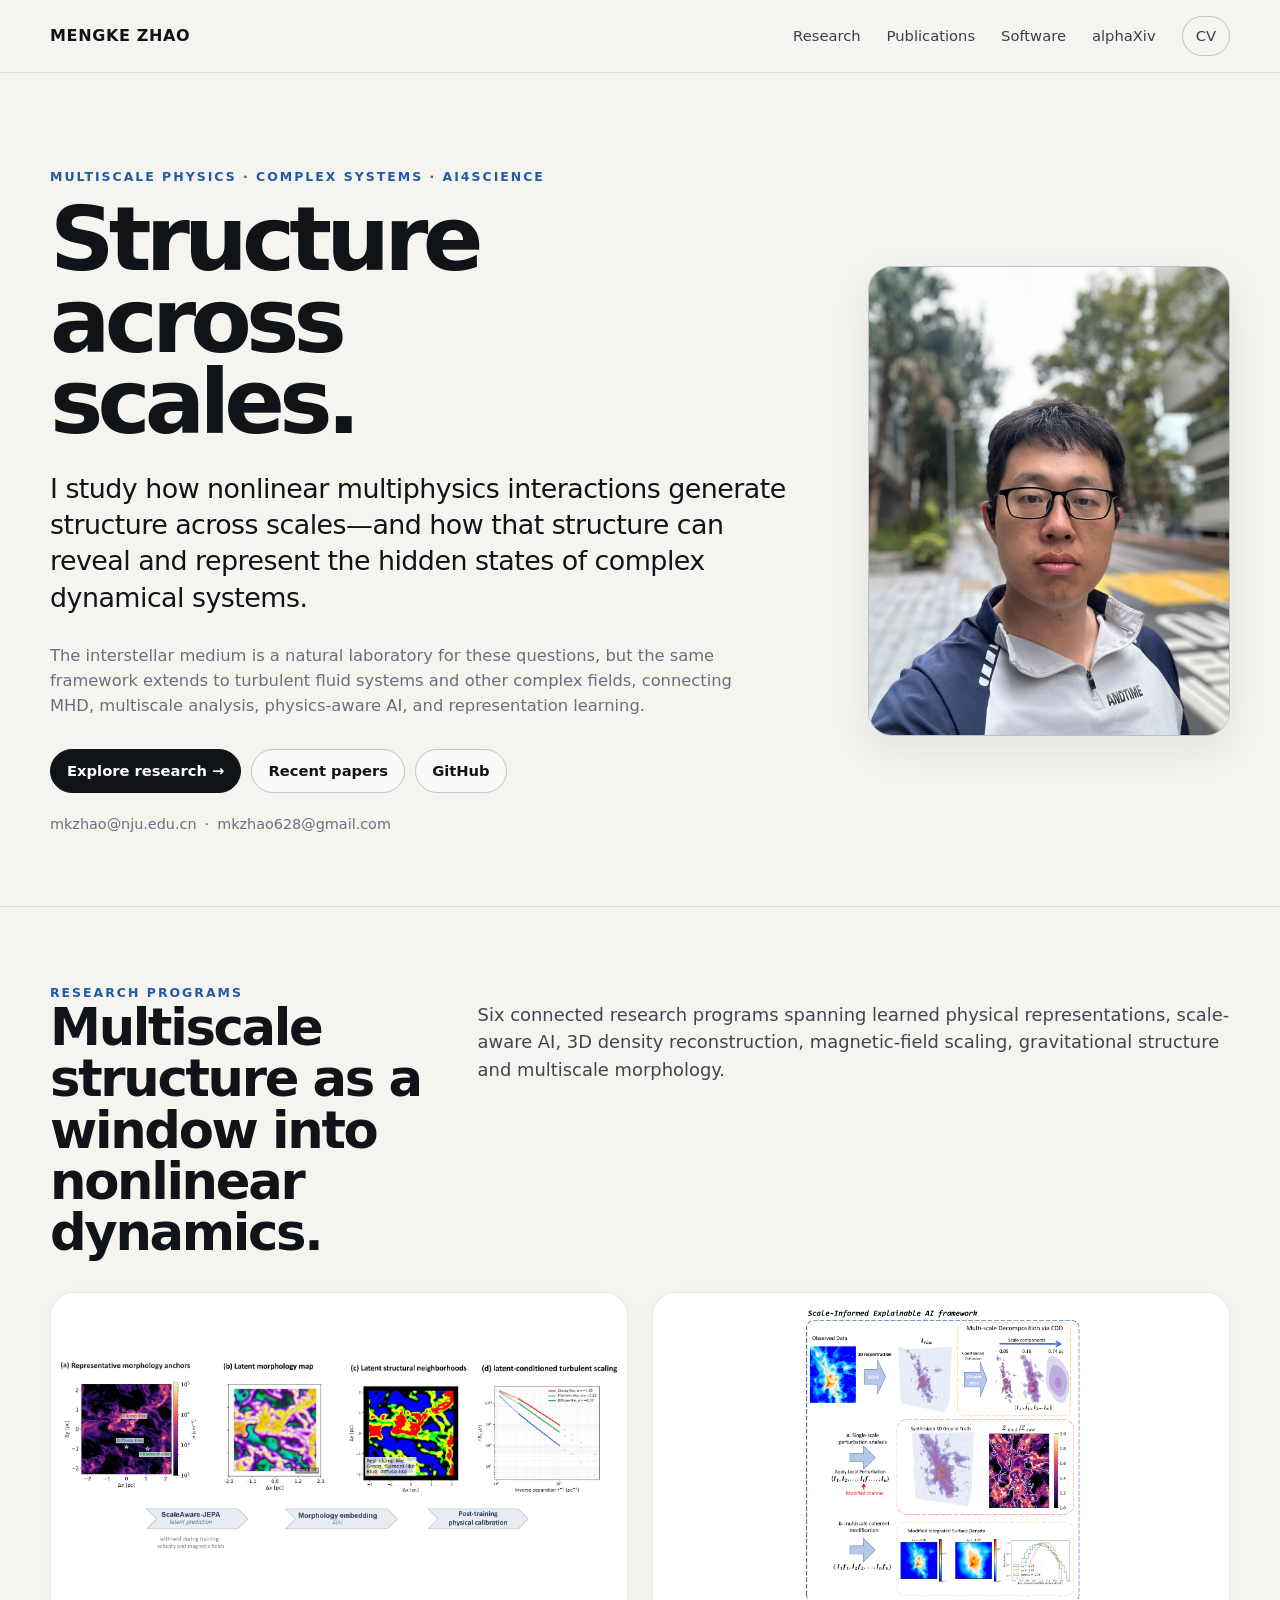
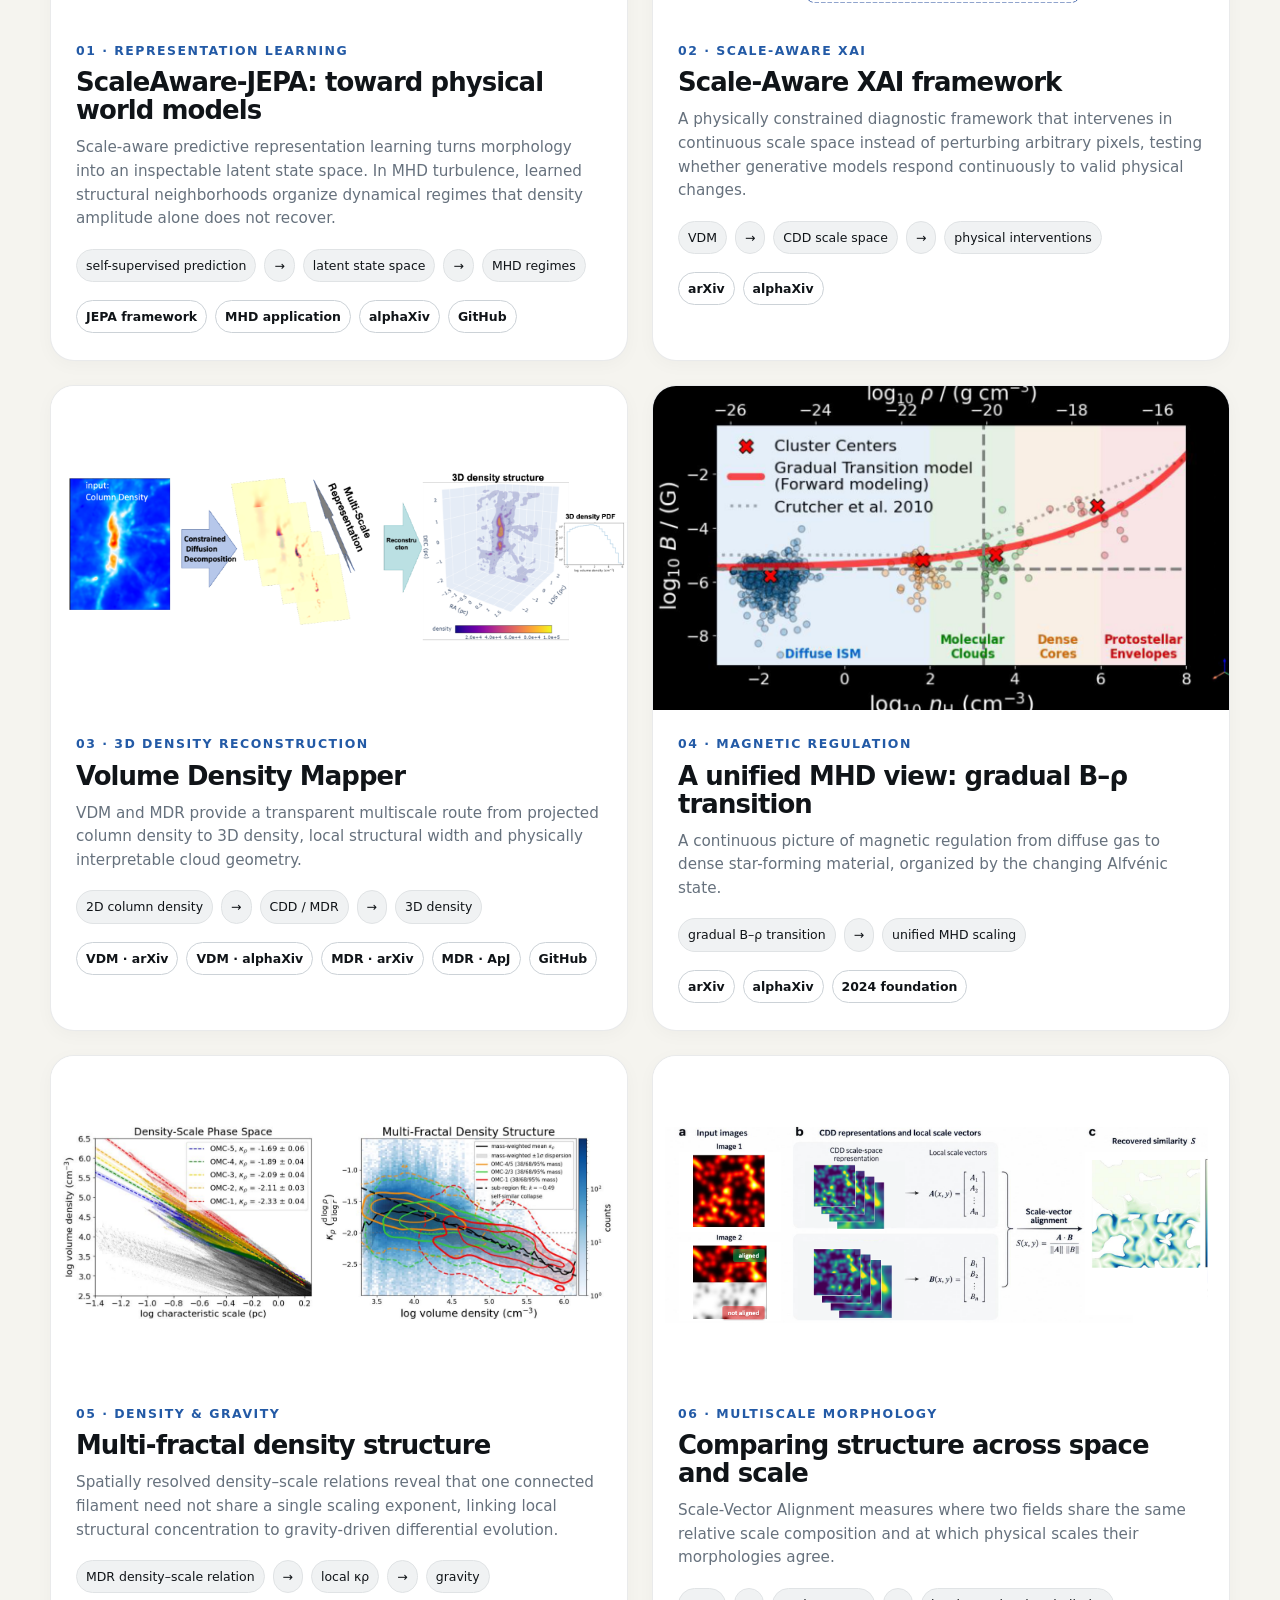
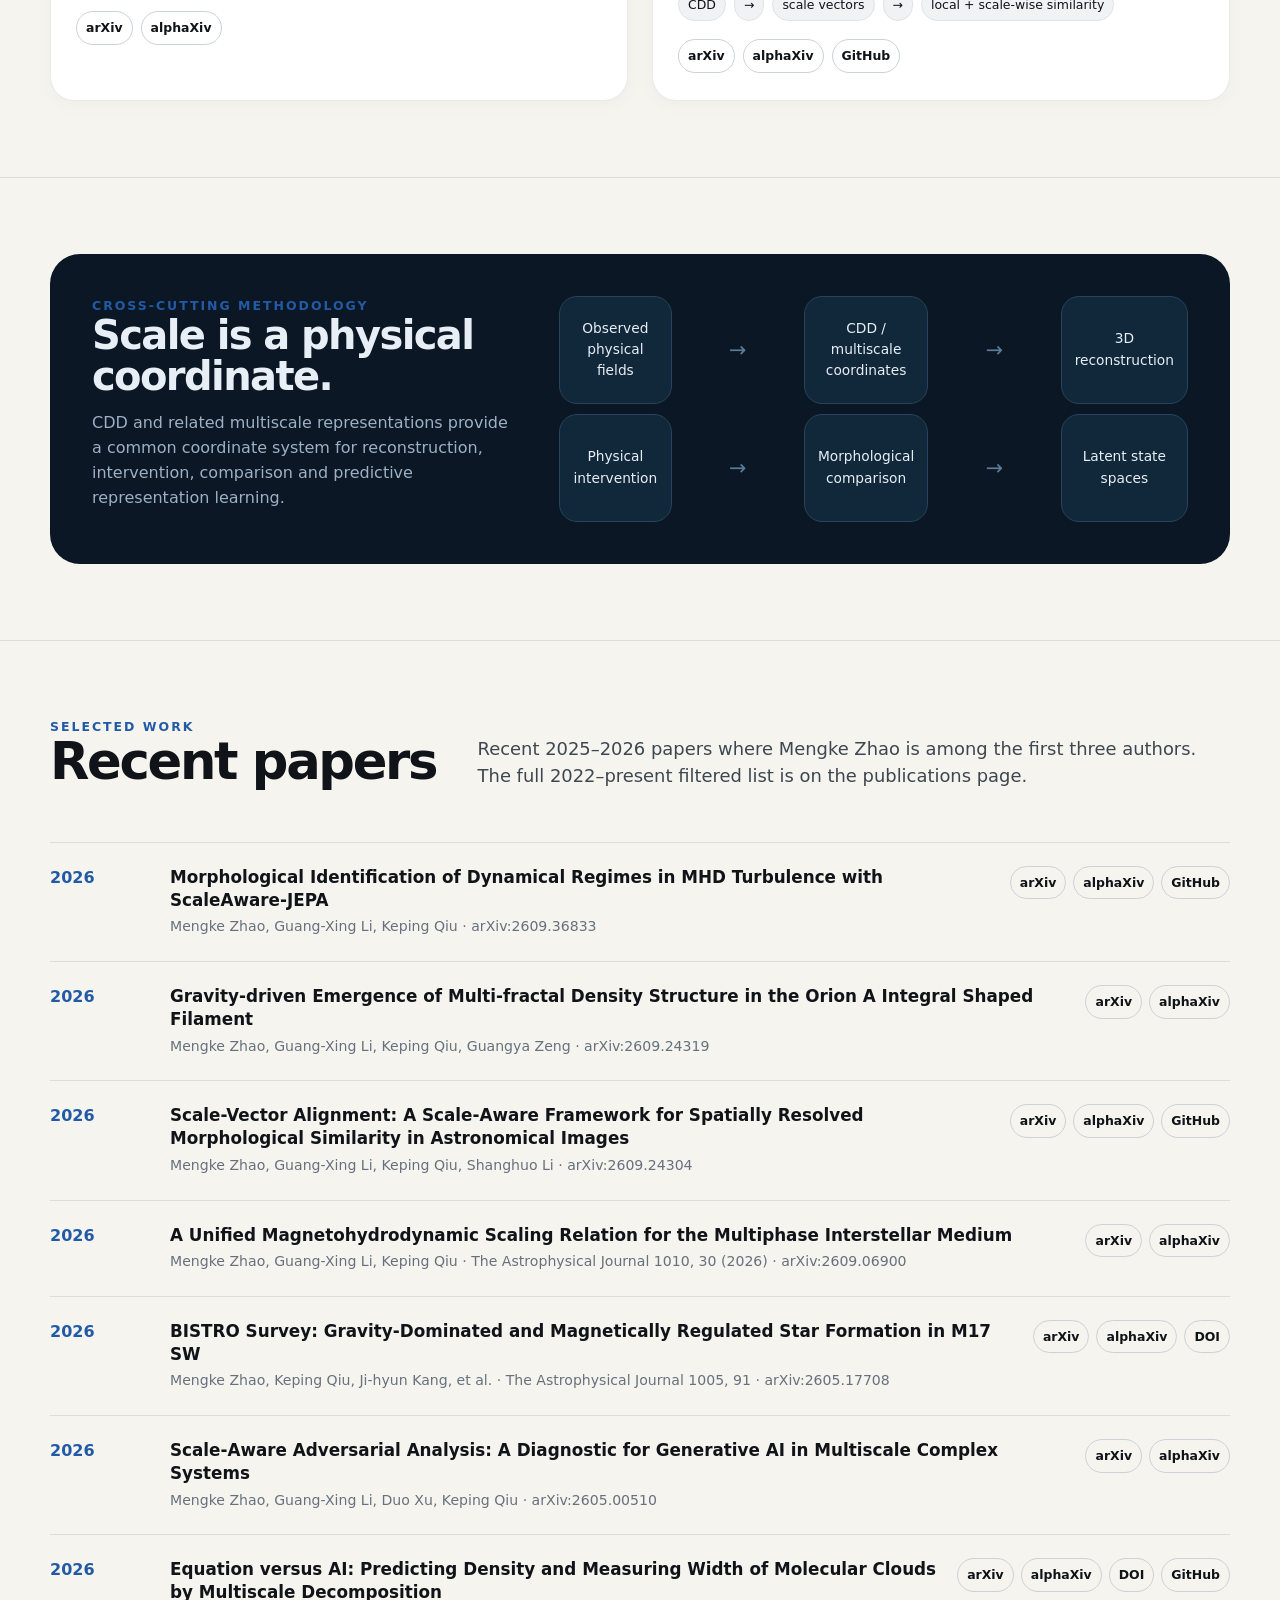
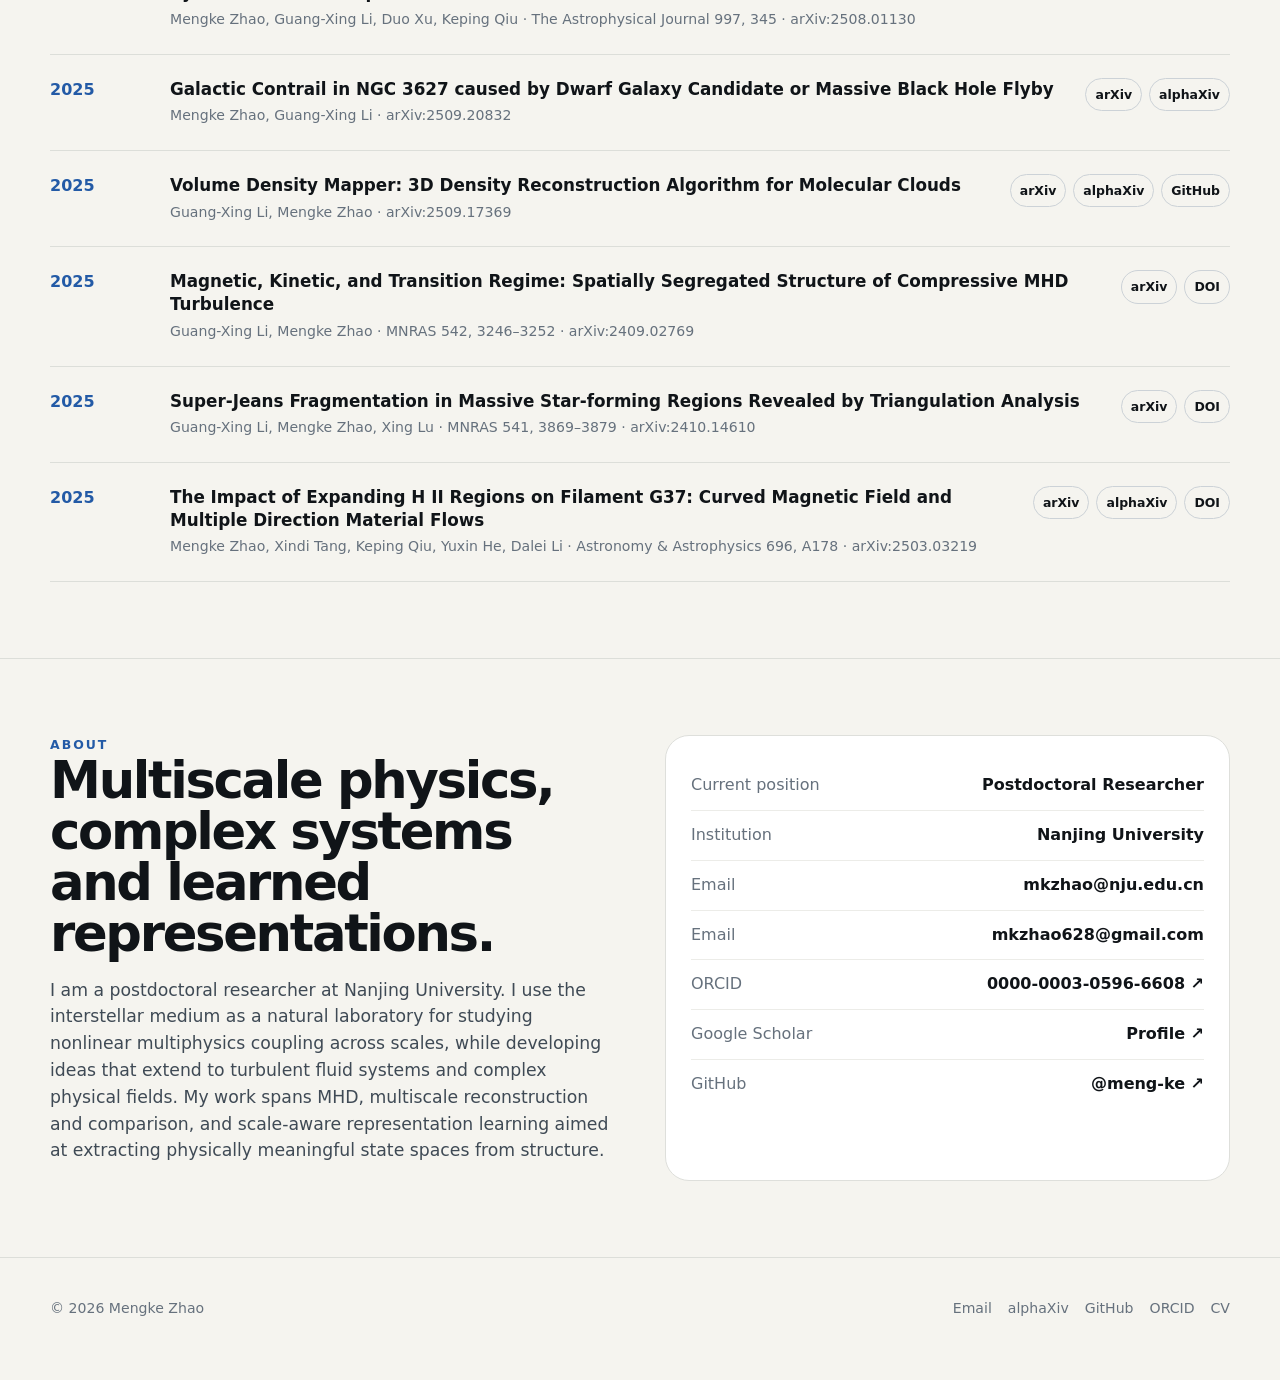
<file: index.html>
<!DOCTYPE html>

<html lang="en">
<head>
<meta charset="utf-8"/>
<meta content="width=device-width,initial-scale=1" name="viewport"/>
<meta content="Mengke Zhao — multiscale physics, nonlinear multiphysics coupling, complex systems, MHD and turbulent fluids, scale-aware AI4Science, and representation learning." name="description"/>
<title>Mengke Zhao — Multiscale Physics, Complex Systems &amp; AI4Science</title>
<link href="assets/css/site.css" rel="stylesheet"/>
</head>
<body>
<header class="site-header"><div class="wrap nav"><a class="brand" href="index.html">MENGKE ZHAO</a><a href="research.html">Research</a><a href="publications.html">Publications</a><a href="software.html">Software</a><a href="https://www.alphaxiv.org/zh/@mengke-zhao" target="_blank">alphaXiv</a><a class="pill" href="assets/cv/Mengke_Zhao_CV.pdf">CV</a></div></header>
<main>
<section class="hero">
<div class="wrap hero-grid hero-with-portrait">
<div>
<div class="eyebrow">Multiscale Physics · Complex Systems · AI4Science</div>
<h1>Structure<br/>across<br/>scales.</h1>
<p class="lead">I study how nonlinear multiphysics interactions generate structure across scales—and how that structure can reveal and represent the hidden states of complex dynamical systems.</p>
<p class="sub">The interstellar medium is a natural laboratory for these questions, but the same framework extends to turbulent fluid systems and other complex fields, connecting MHD, multiscale analysis, physics-aware AI, and representation learning.</p>
<div class="actions"><a class="btn primary" href="research.html">Explore research →</a><a class="btn" href="publications.html">Recent papers</a><a class="btn" href="https://github.com/meng-ke" target="_blank">GitHub</a></div>
<div class="hero-contact"><a href="mailto:mkzhao@nju.edu.cn">mkzhao@nju.edu.cn</a><span>·</span><a href="mailto:mkzhao628@gmail.com">mkzhao628@gmail.com</a></div>
</div>
<div aria-label="Mengke Zhao portrait" class="portrait-slot portrait-hero"><img alt="Portrait of Mengke Zhao" class="portrait-photo" loading="eager" onerror="this.style.display='none'" onload="this.nextElementSibling.style.display='none'" src="assets/images/mengke-zhao.jpg"/><div class="portrait-fallback"><div class="portrait-initials">MZ</div><strong>Portrait placeholder</strong><span>Add assets/images/mengke-zhao.jpg</span></div></div>
</div>
</section>
<section class="section" id="research"><div class="wrap">
<div class="section-head"><div><div class="eyebrow">Research programs</div><h2>Multiscale structure as a window into nonlinear dynamics.</h2></div><p class="section-intro">Six connected research programs spanning learned physical representations, scale-aware AI, 3D density reconstruction, magnetic-field scaling, gravitational structure and multiscale morphology.</p></div>
<div class="program-grid program-grid-six">
<article class="program"><div class="program-media figure-contain"><img alt="ScaleAware-JEPA latent morphology atlas and its relation to MHD dynamical regimes" decoding="async" loading="lazy" src="assets/images/papers/scaleaware-jepa-mhd-fig1.png"/></div><div class="program-body"><div class="num">01 · REPRESENTATION LEARNING</div><h3>ScaleAware-JEPA: toward physical world models</h3><p>Scale-aware predictive representation learning turns morphology into an inspectable latent state space. In MHD turbulence, learned structural neighborhoods organize dynamical regimes that density amplitude alone does not recover.</p><div class="flow"><span>self-supervised prediction</span><span>→</span><span>latent state space</span><span>→</span><span>MHD regimes</span></div><div class="linkrow"><a class="mini" href="https://arxiv.org/abs/2606.29723" target="_blank">JEPA framework</a><a class="mini" href="https://arxiv.org/abs/2609.36833" target="_blank">MHD application</a><a class="mini" href="https://www.alphaxiv.org/abs/2609.36833" target="_blank">alphaXiv</a><a class="mini" href="https://github.com/gxli/SA-JEPA" target="_blank">GitHub</a></div></div></article><article class="program"><div class="program-media figure-contain"><img alt="Scale-Aware XAI framework using VDM, constrained diffusion and physically controlled interventions" decoding="async" loading="lazy" src="assets/images/papers/scale-aware-xai-fig1.png"/></div><div class="program-body"><div class="num">02 · SCALE-AWARE XAI</div><h3>Scale-Aware XAI framework</h3><p>A physically constrained diagnostic framework that intervenes in continuous scale space instead of perturbing arbitrary pixels, testing whether generative models respond continuously to valid physical changes.</p><div class="flow"><span>VDM</span><span>→</span><span>CDD scale space</span><span>→</span><span>physical interventions</span></div><div class="linkrow"><a class="mini" href="https://arxiv.org/abs/2605.00510" target="_blank">arXiv</a><a class="mini" href="https://www.alphaxiv.org/abs/2605.00510" target="_blank">alphaXiv</a></div></div></article><article class="program"><div class="program-media figure-contain vdm-workflow"><img alt="Volume Density Mapper Figure 1 workflow from column density through constrained diffusion to 3D density reconstruction" decoding="async" loading="lazy" src="assets/images/papers/volume-density-mapper-fig1.png"/></div><div class="program-body"><div class="num">03 · 3D DENSITY RECONSTRUCTION</div><h3>Volume Density Mapper</h3><p>VDM and MDR provide a transparent multiscale route from projected column density to 3D density, local structural width and physically interpretable cloud geometry.</p><div class="flow"><span>2D column density</span><span>→</span><span>CDD / MDR</span><span>→</span><span>3D density</span></div><div class="linkrow"><a class="mini" href="https://arxiv.org/abs/2509.17369" target="_blank">VDM · arXiv</a><a class="mini" href="https://www.alphaxiv.org/abs/2509.17369" target="_blank">VDM · alphaXiv</a><a class="mini" href="https://arxiv.org/abs/2508.01130" target="_blank">MDR · arXiv</a><a class="mini" href="https://doi.org/10.3847/1538-4357/ae3377" target="_blank">MDR · ApJ</a><a class="mini" href="https://github.com/gxli/volume-density-mapper" target="_blank">GitHub</a></div></div></article><article class="program"><div class="program-media crop-left-panel"><img alt="Unified MHD Figure 2a showing the sub-Alfvénic magnetic morphology in the MHD simulation" decoding="async" loading="lazy" src="assets/images/papers/unified-mhd-fig2a.png"/></div><div class="program-body"><div class="num">04 · MAGNETIC REGULATION</div><h3>A unified MHD view: gradual B–ρ transition</h3><p>A continuous picture of magnetic regulation from diffuse gas to dense star-forming material, organized by the changing Alfvénic state.</p><div class="flow"><span>gradual B–ρ transition</span><span>→</span><span>unified MHD scaling</span></div><div class="linkrow"><a class="mini" href="https://arxiv.org/abs/2609.06900" target="_blank">arXiv</a><a class="mini" href="https://www.alphaxiv.org/abs/2609.06900" target="_blank">alphaXiv</a><a class="mini" href="https://arxiv.org/abs/2409.02786" target="_blank">2024 foundation</a></div></div></article><article class="program"><div class="program-media figure-contain"><img alt="Figure 1 from the Orion A multi-fractal density-structure study" decoding="async" loading="lazy" src="assets/images/papers/multi-fractal-orion-a-fig1.png"/></div><div class="program-body"><div class="num">05 · DENSITY &amp; GRAVITY</div><h3>Multi-fractal density structure</h3><p>Spatially resolved density–scale relations reveal that one connected filament need not share a single scaling exponent, linking local structural concentration to gravity-driven differential evolution.</p><div class="flow"><span>MDR density–scale relation</span><span>→</span><span>local κρ</span><span>→</span><span>gravity</span></div><div class="linkrow"><a class="mini" href="https://arxiv.org/abs/2609.24319" target="_blank">arXiv</a><a class="mini" href="https://www.alphaxiv.org/abs/2609.24319" target="_blank">alphaXiv</a></div></div></article><article class="program"><div class="program-media figure-contain"><img alt="Scale-Vector Alignment Figure 1 showing CDD scale vectors and spatially resolved similarity" decoding="async" loading="lazy" src="assets/images/papers/scale-vector-alignment-fig1.png"/></div><div class="program-body"><div class="num">06 · MULTISCALE MORPHOLOGY</div><h3>Comparing structure across space and scale</h3><p>Scale-Vector Alignment measures where two fields share the same relative scale composition and at which physical scales their morphologies agree.</p><div class="flow"><span>CDD</span><span>→</span><span>scale vectors</span><span>→</span><span>local + scale-wise similarity</span></div><div class="linkrow"><a class="mini" href="https://arxiv.org/abs/2609.24304" target="_blank">arXiv</a><a class="mini" href="https://www.alphaxiv.org/abs/2609.24304" target="_blank">alphaXiv</a><a class="mini" href="https://github.com/meng-ke/Scale-Vector-Alignment" target="_blank">GitHub</a></div></div></article></div>
</div></section>
<section class="section"><div class="wrap"><div class="method-band"><div><div class="eyebrow">Cross-cutting methodology</div><h3>Scale is a physical coordinate.</h3><p>CDD and related multiscale representations provide a common coordinate system for reconstruction, intervention, comparison and predictive representation learning.</p></div><div class="method-map"><div class="method-node">Observed physical fields</div><div class="arrow">→</div><div class="method-node">CDD / multiscale coordinates</div><div class="arrow">→</div><div class="method-node">3D reconstruction</div><div class="method-node">Physical intervention</div><div class="arrow">→</div><div class="method-node">Morphological comparison</div><div class="arrow">→</div><div class="method-node">Latent state spaces</div></div></div></div></section>
<section class="section"><div class="wrap"><div class="section-head"><div><div class="eyebrow">Selected work</div><h2>Recent papers</h2></div><p class="section-intro">Recent 2025–2026 papers where Mengke Zhao is among the first three authors. The full 2022–present filtered list is on the publications page.</p></div><div class="pub-list">
<div class="pub"><div class="year">2026</div><div><div class="pub-title">Morphological Identification of Dynamical Regimes in MHD Turbulence with ScaleAware-JEPA</div><div class="pub-meta">Mengke Zhao, Guang-Xing Li, Keping Qiu · arXiv:2609.36833</div></div><div class="pub-links"><a class="mini" href="https://arxiv.org/abs/2609.36833" target="_blank">arXiv</a><a class="mini" href="https://www.alphaxiv.org/abs/2609.36833" target="_blank">alphaXiv</a><a class="mini" href="https://github.com/gxli/SA-JEPA" target="_blank">GitHub</a></div></div><div class="pub"><div class="year">2026</div><div><div class="pub-title">Gravity-driven Emergence of Multi-fractal Density Structure in the Orion A Integral Shaped Filament</div><div class="pub-meta">Mengke Zhao, Guang-Xing Li, Keping Qiu, Guangya Zeng · arXiv:2609.24319</div></div><div class="pub-links"><a class="mini" href="https://arxiv.org/abs/2609.24319" target="_blank">arXiv</a><a class="mini" href="https://www.alphaxiv.org/abs/2609.24319" target="_blank">alphaXiv</a></div></div><div class="pub"><div class="year">2026</div><div><div class="pub-title">Scale-Vector Alignment: A Scale-Aware Framework for Spatially Resolved Morphological Similarity in Astronomical Images</div><div class="pub-meta">Mengke Zhao, Guang-Xing Li, Keping Qiu, Shanghuo Li · arXiv:2609.24304</div></div><div class="pub-links"><a class="mini" href="https://arxiv.org/abs/2609.24304" target="_blank">arXiv</a><a class="mini" href="https://www.alphaxiv.org/abs/2609.24304" target="_blank">alphaXiv</a><a class="mini" href="https://github.com/meng-ke/Scale-Vector-Alignment" target="_blank">GitHub</a></div></div><div class="pub"><div class="year">2026</div><div><div class="pub-title">A Unified Magnetohydrodynamic Scaling Relation for the Multiphase Interstellar Medium</div><div class="pub-meta">Mengke Zhao, Guang-Xing Li, Keping Qiu · The Astrophysical Journal 1010, 30 (2026) · arXiv:2609.06900</div></div><div class="pub-links"><a class="mini" href="https://arxiv.org/abs/2609.06900" target="_blank">arXiv</a><a class="mini" href="https://www.alphaxiv.org/abs/2609.06900" target="_blank">alphaXiv</a></div></div><div class="pub"><div class="year">2026</div><div><div class="pub-title">BISTRO Survey: Gravity-Dominated and Magnetically Regulated Star Formation in M17 SW</div><div class="pub-meta">Mengke Zhao, Keping Qiu, Ji-hyun Kang, et al. · The Astrophysical Journal 1005, 91 · arXiv:2605.17708</div></div><div class="pub-links"><a class="mini" href="https://arxiv.org/abs/2605.17708" target="_blank">arXiv</a><a class="mini" href="https://www.alphaxiv.org/abs/2605.17708" target="_blank">alphaXiv</a><a class="mini" href="https://doi.org/10.3847/1538-4357/ae6ce5" target="_blank">DOI</a></div></div><div class="pub"><div class="year">2026</div><div><div class="pub-title">Scale-Aware Adversarial Analysis: A Diagnostic for Generative AI in Multiscale Complex Systems</div><div class="pub-meta">Mengke Zhao, Guang-Xing Li, Duo Xu, Keping Qiu · arXiv:2605.00510</div></div><div class="pub-links"><a class="mini" href="https://arxiv.org/abs/2605.00510" target="_blank">arXiv</a><a class="mini" href="https://www.alphaxiv.org/abs/2605.00510" target="_blank">alphaXiv</a></div></div><div class="pub"><div class="year">2026</div><div><div class="pub-title">Equation versus AI: Predicting Density and Measuring Width of Molecular Clouds by Multiscale Decomposition</div><div class="pub-meta">Mengke Zhao, Guang-Xing Li, Duo Xu, Keping Qiu · The Astrophysical Journal 997, 345 · arXiv:2508.01130</div></div><div class="pub-links"><a class="mini" href="https://arxiv.org/abs/2508.01130" target="_blank">arXiv</a><a class="mini" href="https://www.alphaxiv.org/abs/2508.01130" target="_blank">alphaXiv</a><a class="mini" href="https://doi.org/10.3847/1538-4357/ae3377" target="_blank">DOI</a><a class="mini" href="https://github.com/gxli/volume-density-mapper" target="_blank">GitHub</a></div></div><div class="pub"><div class="year">2025</div><div><div class="pub-title">Galactic Contrail in NGC 3627 caused by Dwarf Galaxy Candidate or Massive Black Hole Flyby</div><div class="pub-meta">Mengke Zhao, Guang-Xing Li · arXiv:2509.20832</div></div><div class="pub-links"><a class="mini" href="https://arxiv.org/abs/2509.20832" target="_blank">arXiv</a><a class="mini" href="https://www.alphaxiv.org/abs/2509.20832" target="_blank">alphaXiv</a></div></div><div class="pub"><div class="year">2025</div><div><div class="pub-title">Volume Density Mapper: 3D Density Reconstruction Algorithm for Molecular Clouds</div><div class="pub-meta">Guang-Xing Li, Mengke Zhao · arXiv:2509.17369</div></div><div class="pub-links"><a class="mini" href="https://arxiv.org/abs/2509.17369" target="_blank">arXiv</a><a class="mini" href="https://www.alphaxiv.org/abs/2509.17369" target="_blank">alphaXiv</a><a class="mini" href="https://github.com/gxli/volume-density-mapper" target="_blank">GitHub</a></div></div><div class="pub"><div class="year">2025</div><div><div class="pub-title">Magnetic, Kinetic, and Transition Regime: Spatially Segregated Structure of Compressive MHD Turbulence</div><div class="pub-meta">Guang-Xing Li, Mengke Zhao · MNRAS 542, 3246–3252 · arXiv:2409.02769</div></div><div class="pub-links"><a class="mini" href="https://arxiv.org/abs/2409.02769" target="_blank">arXiv</a><a class="mini" href="https://doi.org/10.1093/mnras/staf1320" target="_blank">DOI</a></div></div><div class="pub"><div class="year">2025</div><div><div class="pub-title">Super-Jeans Fragmentation in Massive Star-forming Regions Revealed by Triangulation Analysis</div><div class="pub-meta">Guang-Xing Li, Mengke Zhao, Xing Lu · MNRAS 541, 3869–3879 · arXiv:2410.14610</div></div><div class="pub-links"><a class="mini" href="https://arxiv.org/abs/2410.14610" target="_blank">arXiv</a><a class="mini" href="https://doi.org/10.1093/mnras/staf1116" target="_blank">DOI</a></div></div><div class="pub"><div class="year">2025</div><div><div class="pub-title">The Impact of Expanding H II Regions on Filament G37: Curved Magnetic Field and Multiple Direction Material Flows</div><div class="pub-meta">Mengke Zhao, Xindi Tang, Keping Qiu, Yuxin He, Dalei Li · Astronomy &amp; Astrophysics 696, A178 · arXiv:2503.03219</div></div><div class="pub-links"><a class="mini" href="https://arxiv.org/abs/2503.03219" target="_blank">arXiv</a><a class="mini" href="https://www.alphaxiv.org/abs/2503.03219" target="_blank">alphaXiv</a><a class="mini" href="https://doi.org/10.1051/0004-6361/202450965" target="_blank">DOI</a></div></div></div></div></section>
<section class="section"><div class="wrap about"><div><div class="eyebrow">About</div><h2>Multiscale physics, complex systems and learned representations.</h2><p>I am a postdoctoral researcher at Nanjing University. I use the interstellar medium as a natural laboratory for studying nonlinear multiphysics coupling across scales, while developing ideas that extend to turbulent fluid systems and complex physical fields. My work spans MHD, multiscale reconstruction and comparison, and scale-aware representation learning aimed at extracting physically meaningful state spaces from structure.</p></div><div class="about-card"><div class="stat"><span>Current position</span><strong>Postdoctoral Researcher</strong></div><div class="stat"><span>Institution</span><strong>Nanjing University</strong></div><div class="stat"><span>Email</span><a href="mailto:mkzhao@nju.edu.cn"><strong>mkzhao@nju.edu.cn</strong></a></div><div class="stat"><span>Email</span><a href="mailto:mkzhao628@gmail.com"><strong>mkzhao628@gmail.com</strong></a></div><div class="stat"><span>ORCID</span><a href="https://orcid.org/0000-0003-0596-6608" target="_blank"><strong>0000-0003-0596-6608 ↗</strong></a></div><div class="stat"><span>Google Scholar</span><a href="https://scholar.google.com/citations?user=EH9KucEAAAAJ" target="_blank"><strong>Profile ↗</strong></a></div><div class="stat"><span>GitHub</span><a href="https://github.com/meng-ke" target="_blank"><strong>@meng-ke ↗</strong></a></div></div></div></section>
</main>
<footer><div class="wrap foot"><span>© <span data-year=""></span> Mengke Zhao</span><div class="footlinks"><a href="mailto:mkzhao@nju.edu.cn">Email</a><a href="https://www.alphaxiv.org/zh/@mengke-zhao" target="_blank">alphaXiv</a><a href="https://github.com/meng-ke" target="_blank">GitHub</a><a href="https://orcid.org/0000-0003-0596-6608" target="_blank">ORCID</a><a href="assets/cv/Mengke_Zhao_CV.pdf">CV</a></div></div></footer>
<script src="assets/js/site.js"></script>
</body></html>
</file>
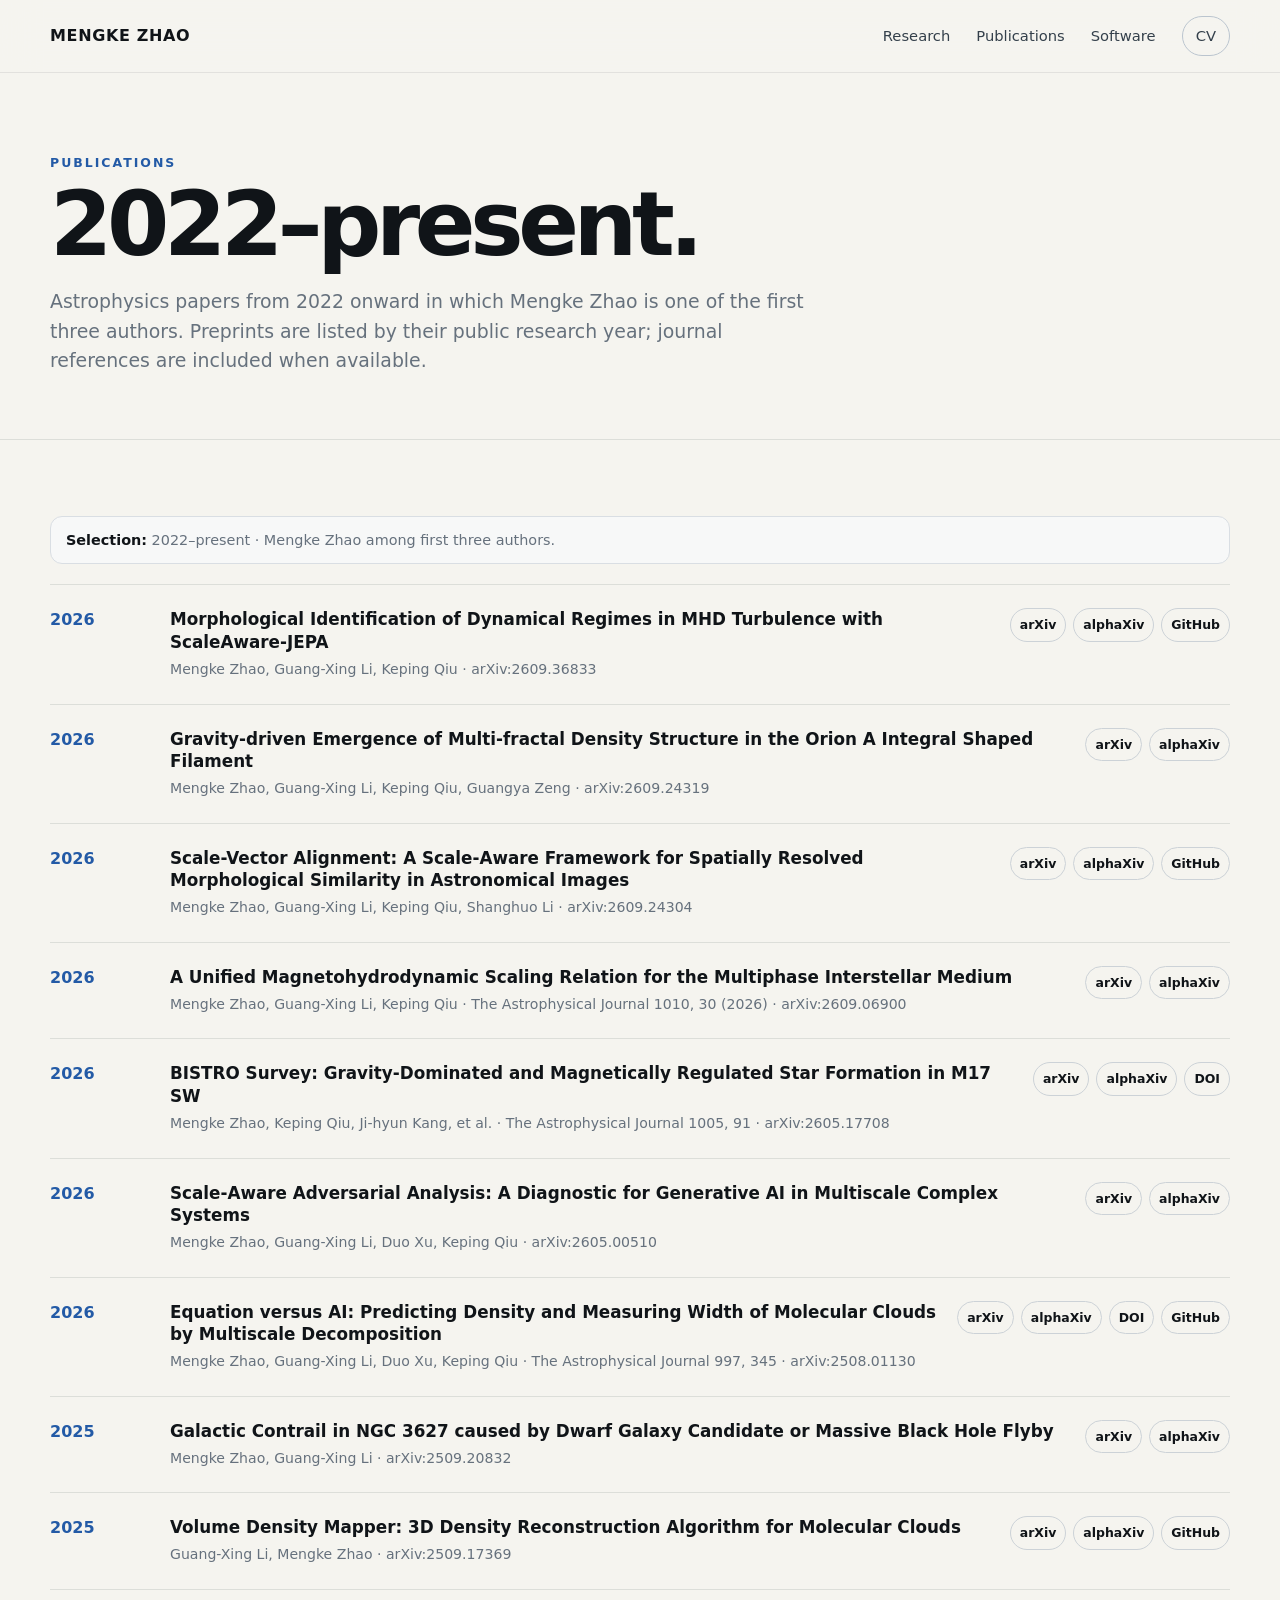
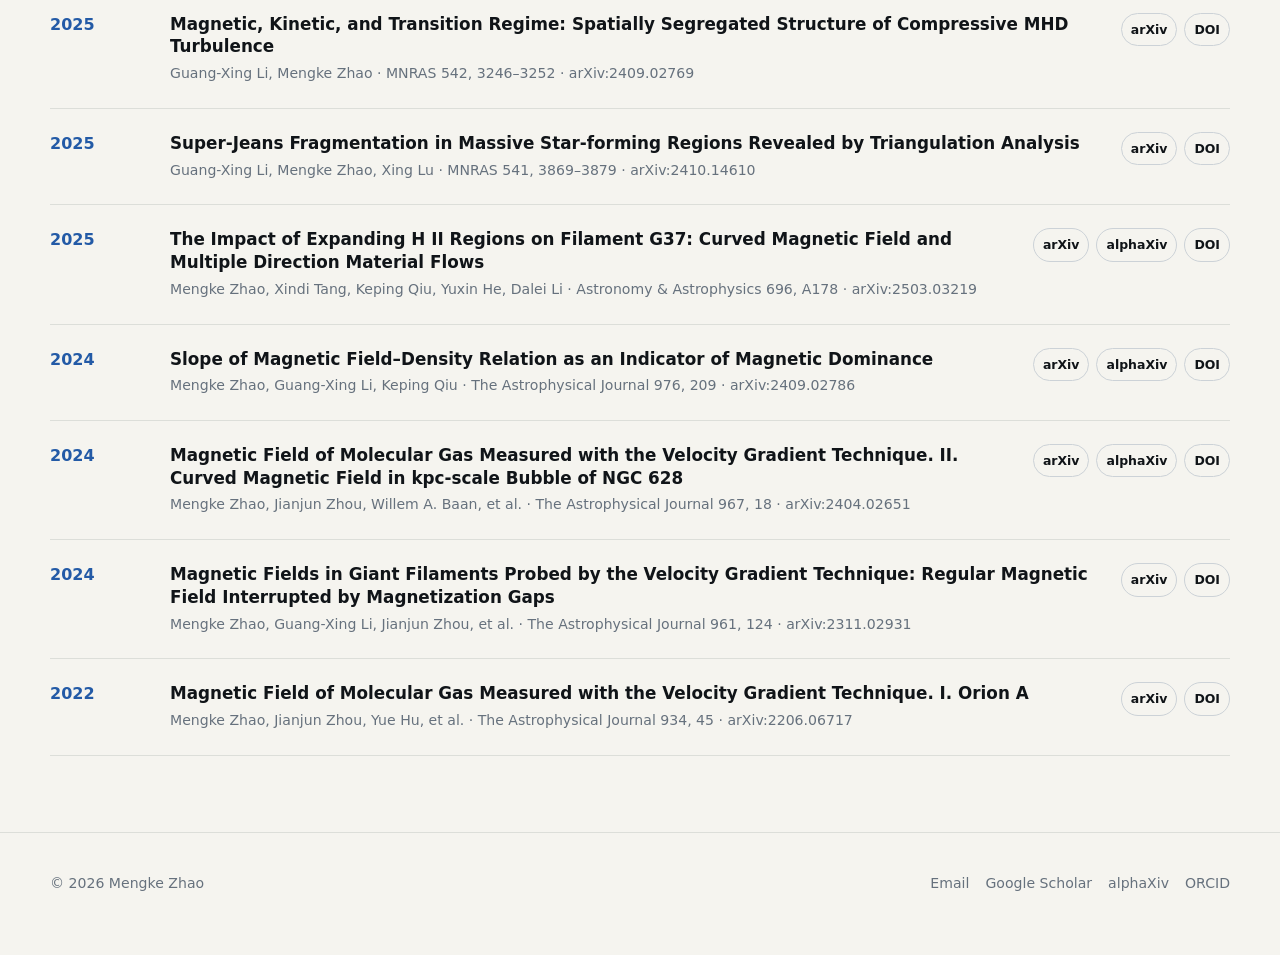
<file: publications.html>
<!DOCTYPE html>
<html lang="en"><head><meta charset="utf-8"/><meta content="width=device-width,initial-scale=1" name="viewport"/><title>Publications — Mengke Zhao</title><link href="assets/css/site.css" rel="stylesheet"/></head><body><header class="site-header"><div class="wrap nav"><a class="brand" href="index.html">MENGKE ZHAO</a><a href="research.html">Research</a><a href="publications.html">Publications</a><a href="software.html">Software</a><a class="pill" href="assets/cv/Mengke_Zhao_CV.pdf">CV</a></div></header><main><section class="page-hero"><div class="wrap"><div class="eyebrow">Publications</div><h1>2022–present.</h1><p>Astrophysics papers from 2022 onward in which Mengke Zhao is one of the first three authors. Preprints are listed by their public research year; journal references are included when available.</p></div></section><section class="section"><div class="wrap"><div class="pub-filter-note"><strong>Selection:</strong> 2022–present · Mengke Zhao among first three authors.</div><div class="pub-list"><div class="pub"><div class="year">2026</div><div><div class="pub-title">Morphological Identification of Dynamical Regimes in MHD Turbulence with ScaleAware-JEPA</div><div class="pub-meta">Mengke Zhao, Guang-Xing Li, Keping Qiu · arXiv:2609.36833</div></div><div class="pub-links"><a class="mini" href="https://arxiv.org/abs/2609.36833" target="_blank">arXiv</a><a class="mini" href="https://www.alphaxiv.org/abs/2609.36833" target="_blank">alphaXiv</a><a class="mini" href="https://github.com/gxli/SA-JEPA" target="_blank">GitHub</a></div></div>
<div class="pub"><div class="year">2026</div><div><div class="pub-title">Gravity-driven Emergence of Multi-fractal Density Structure in the Orion A Integral Shaped Filament</div><div class="pub-meta">Mengke Zhao, Guang-Xing Li, Keping Qiu, Guangya Zeng · arXiv:2609.24319</div></div><div class="pub-links"><a class="mini" href="https://arxiv.org/abs/2609.24319" target="_blank">arXiv</a><a class="mini" href="https://www.alphaxiv.org/abs/2609.24319" target="_blank">alphaXiv</a></div></div>
<div class="pub"><div class="year">2026</div><div><div class="pub-title">Scale-Vector Alignment: A Scale-Aware Framework for Spatially Resolved Morphological Similarity in Astronomical Images</div><div class="pub-meta">Mengke Zhao, Guang-Xing Li, Keping Qiu, Shanghuo Li · arXiv:2609.24304</div></div><div class="pub-links"><a class="mini" href="https://arxiv.org/abs/2609.24304" target="_blank">arXiv</a><a class="mini" href="https://www.alphaxiv.org/abs/2609.24304" target="_blank">alphaXiv</a><a class="mini" href="https://github.com/meng-ke/Scale-Vector-Alignment" target="_blank">GitHub</a></div></div>
<div class="pub"><div class="year">2026</div><div><div class="pub-title">A Unified Magnetohydrodynamic Scaling Relation for the Multiphase Interstellar Medium</div><div class="pub-meta">Mengke Zhao, Guang-Xing Li, Keping Qiu · The Astrophysical Journal 1010, 30 (2026) · arXiv:2609.06900</div></div><div class="pub-links"><a class="mini" href="https://arxiv.org/abs/2609.06900" target="_blank">arXiv</a><a class="mini" href="https://www.alphaxiv.org/abs/2609.06900" target="_blank">alphaXiv</a></div></div>
<div class="pub"><div class="year">2026</div><div><div class="pub-title">BISTRO Survey: Gravity-Dominated and Magnetically Regulated Star Formation in M17 SW</div><div class="pub-meta">Mengke Zhao, Keping Qiu, Ji-hyun Kang, et al. · The Astrophysical Journal 1005, 91 · arXiv:2605.17708</div></div><div class="pub-links"><a class="mini" href="https://arxiv.org/abs/2605.17708" target="_blank">arXiv</a><a class="mini" href="https://www.alphaxiv.org/abs/2605.17708" target="_blank">alphaXiv</a><a class="mini" href="https://doi.org/10.3847/1538-4357/ae6ce5" target="_blank">DOI</a></div></div>
<div class="pub"><div class="year">2026</div><div><div class="pub-title">Scale-Aware Adversarial Analysis: A Diagnostic for Generative AI in Multiscale Complex Systems</div><div class="pub-meta">Mengke Zhao, Guang-Xing Li, Duo Xu, Keping Qiu · arXiv:2605.00510</div></div><div class="pub-links"><a class="mini" href="https://arxiv.org/abs/2605.00510" target="_blank">arXiv</a><a class="mini" href="https://www.alphaxiv.org/abs/2605.00510" target="_blank">alphaXiv</a></div></div>
<div class="pub"><div class="year">2026</div><div><div class="pub-title">Equation versus AI: Predicting Density and Measuring Width of Molecular Clouds by Multiscale Decomposition</div><div class="pub-meta">Mengke Zhao, Guang-Xing Li, Duo Xu, Keping Qiu · The Astrophysical Journal 997, 345 · arXiv:2508.01130</div></div><div class="pub-links"><a class="mini" href="https://arxiv.org/abs/2508.01130" target="_blank">arXiv</a><a class="mini" href="https://www.alphaxiv.org/abs/2508.01130" target="_blank">alphaXiv</a><a class="mini" href="https://doi.org/10.3847/1538-4357/ae3377" target="_blank">DOI</a><a class="mini" href="https://github.com/gxli/volume-density-mapper" target="_blank">GitHub</a></div></div>
<div class="pub"><div class="year">2025</div><div><div class="pub-title">Galactic Contrail in NGC 3627 caused by Dwarf Galaxy Candidate or Massive Black Hole Flyby</div><div class="pub-meta">Mengke Zhao, Guang-Xing Li · arXiv:2509.20832</div></div><div class="pub-links"><a class="mini" href="https://arxiv.org/abs/2509.20832" target="_blank">arXiv</a><a class="mini" href="https://www.alphaxiv.org/abs/2509.20832" target="_blank">alphaXiv</a></div></div>
<div class="pub"><div class="year">2025</div><div><div class="pub-title">Volume Density Mapper: 3D Density Reconstruction Algorithm for Molecular Clouds</div><div class="pub-meta">Guang-Xing Li, Mengke Zhao · arXiv:2509.17369</div></div><div class="pub-links"><a class="mini" href="https://arxiv.org/abs/2509.17369" target="_blank">arXiv</a><a class="mini" href="https://www.alphaxiv.org/abs/2509.17369" target="_blank">alphaXiv</a><a class="mini" href="https://github.com/gxli/volume-density-mapper" target="_blank">GitHub</a></div></div>
<div class="pub"><div class="year">2025</div><div><div class="pub-title">Magnetic, Kinetic, and Transition Regime: Spatially Segregated Structure of Compressive MHD Turbulence</div><div class="pub-meta">Guang-Xing Li, Mengke Zhao · MNRAS 542, 3246–3252 · arXiv:2409.02769</div></div><div class="pub-links"><a class="mini" href="https://arxiv.org/abs/2409.02769" target="_blank">arXiv</a><a class="mini" href="https://doi.org/10.1093/mnras/staf1320" target="_blank">DOI</a></div></div>
<div class="pub"><div class="year">2025</div><div><div class="pub-title">Super-Jeans Fragmentation in Massive Star-forming Regions Revealed by Triangulation Analysis</div><div class="pub-meta">Guang-Xing Li, Mengke Zhao, Xing Lu · MNRAS 541, 3869–3879 · arXiv:2410.14610</div></div><div class="pub-links"><a class="mini" href="https://arxiv.org/abs/2410.14610" target="_blank">arXiv</a><a class="mini" href="https://doi.org/10.1093/mnras/staf1116" target="_blank">DOI</a></div></div>
<div class="pub"><div class="year">2025</div><div><div class="pub-title">The Impact of Expanding H II Regions on Filament G37: Curved Magnetic Field and Multiple Direction Material Flows</div><div class="pub-meta">Mengke Zhao, Xindi Tang, Keping Qiu, Yuxin He, Dalei Li · Astronomy &amp; Astrophysics 696, A178 · arXiv:2503.03219</div></div><div class="pub-links"><a class="mini" href="https://arxiv.org/abs/2503.03219" target="_blank">arXiv</a><a class="mini" href="https://www.alphaxiv.org/abs/2503.03219" target="_blank">alphaXiv</a><a class="mini" href="https://doi.org/10.1051/0004-6361/202450965" target="_blank">DOI</a></div></div>
<div class="pub"><div class="year">2024</div><div><div class="pub-title">Slope of Magnetic Field–Density Relation as an Indicator of Magnetic Dominance</div><div class="pub-meta">Mengke Zhao, Guang-Xing Li, Keping Qiu · The Astrophysical Journal 976, 209 · arXiv:2409.02786</div></div><div class="pub-links"><a class="mini" href="https://arxiv.org/abs/2409.02786" target="_blank">arXiv</a><a class="mini" href="https://www.alphaxiv.org/abs/2409.02786" target="_blank">alphaXiv</a><a class="mini" href="https://doi.org/10.3847/1538-4357/ad8b4d" target="_blank">DOI</a></div></div>
<div class="pub"><div class="year">2024</div><div><div class="pub-title">Magnetic Field of Molecular Gas Measured with the Velocity Gradient Technique. II. Curved Magnetic Field in kpc-scale Bubble of NGC 628</div><div class="pub-meta">Mengke Zhao, Jianjun Zhou, Willem A. Baan, et al. · The Astrophysical Journal 967, 18 · arXiv:2404.02651</div></div><div class="pub-links"><a class="mini" href="https://arxiv.org/abs/2404.02651" target="_blank">arXiv</a><a class="mini" href="https://www.alphaxiv.org/abs/2404.02651" target="_blank">alphaXiv</a><a class="mini" href="https://doi.org/10.3847/1538-4357/ad3a62" target="_blank">DOI</a></div></div>
<div class="pub"><div class="year">2024</div><div><div class="pub-title">Magnetic Fields in Giant Filaments Probed by the Velocity Gradient Technique: Regular Magnetic Field Interrupted by Magnetization Gaps</div><div class="pub-meta">Mengke Zhao, Guang-Xing Li, Jianjun Zhou, et al. · The Astrophysical Journal 961, 124 · arXiv:2311.02931</div></div><div class="pub-links"><a class="mini" href="https://arxiv.org/abs/2311.02931" target="_blank">arXiv</a><a class="mini" href="https://doi.org/10.3847/1538-4357/ad09df" target="_blank">DOI</a></div></div>
<div class="pub"><div class="year">2022</div><div><div class="pub-title">Magnetic Field of Molecular Gas Measured with the Velocity Gradient Technique. I. Orion A</div><div class="pub-meta">Mengke Zhao, Jianjun Zhou, Yue Hu, et al. · The Astrophysical Journal 934, 45 · arXiv:2206.06717</div></div><div class="pub-links"><a class="mini" href="https://arxiv.org/abs/2206.06717" target="_blank">arXiv</a><a class="mini" href="https://doi.org/10.3847/1538-4357/ac78e8" target="_blank">DOI</a></div></div></div></div></section></main><footer><div class="wrap foot"><span>© <span data-year=""></span> Mengke Zhao</span><div class="footlinks"><a href="mailto:mkzhao@nju.edu.cn">Email</a><a href="https://scholar.google.com/citations?user=EH9KucEAAAAJ" target="_blank">Google Scholar</a><a href="https://www.alphaxiv.org/zh/@mengke-zhao" target="_blank">alphaXiv</a><a href="https://orcid.org/0000-0003-0596-6608" target="_blank">ORCID</a></div></div></footer><script src="assets/js/site.js"></script></body></html>
</file>
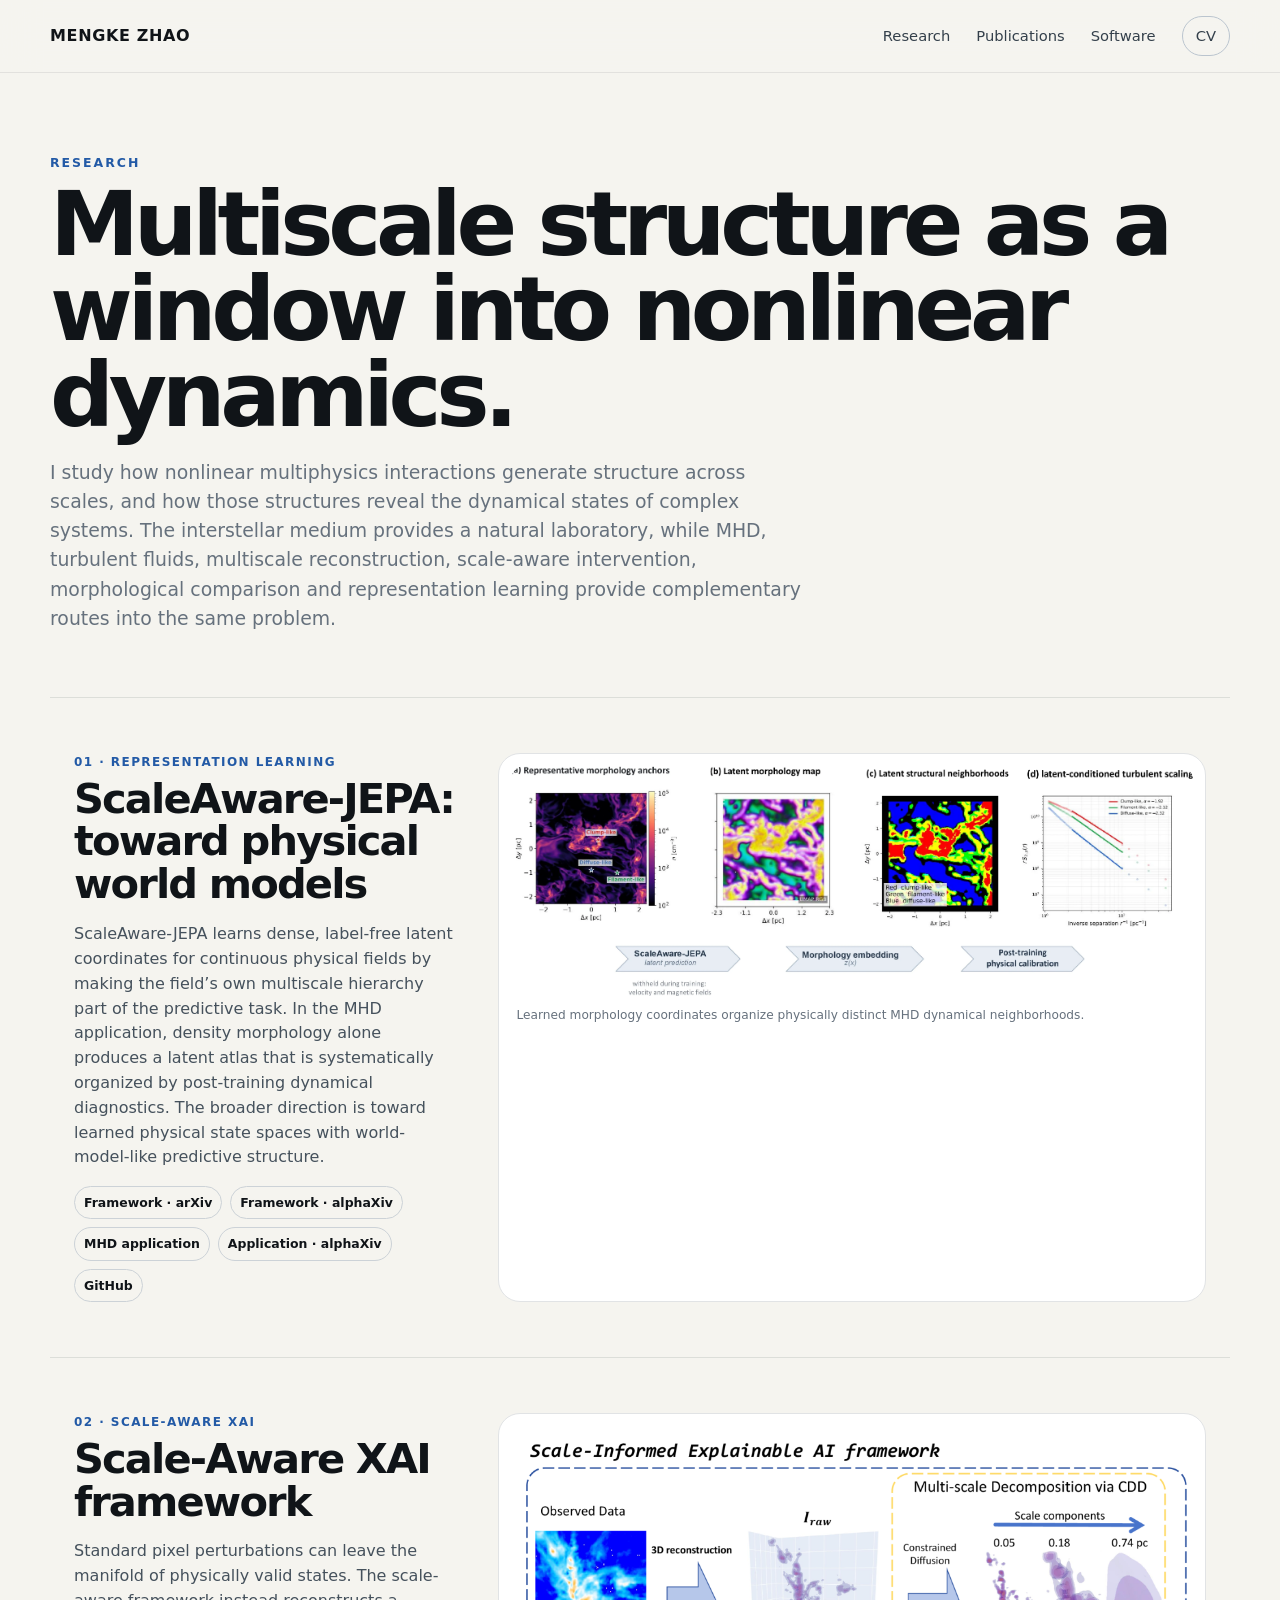
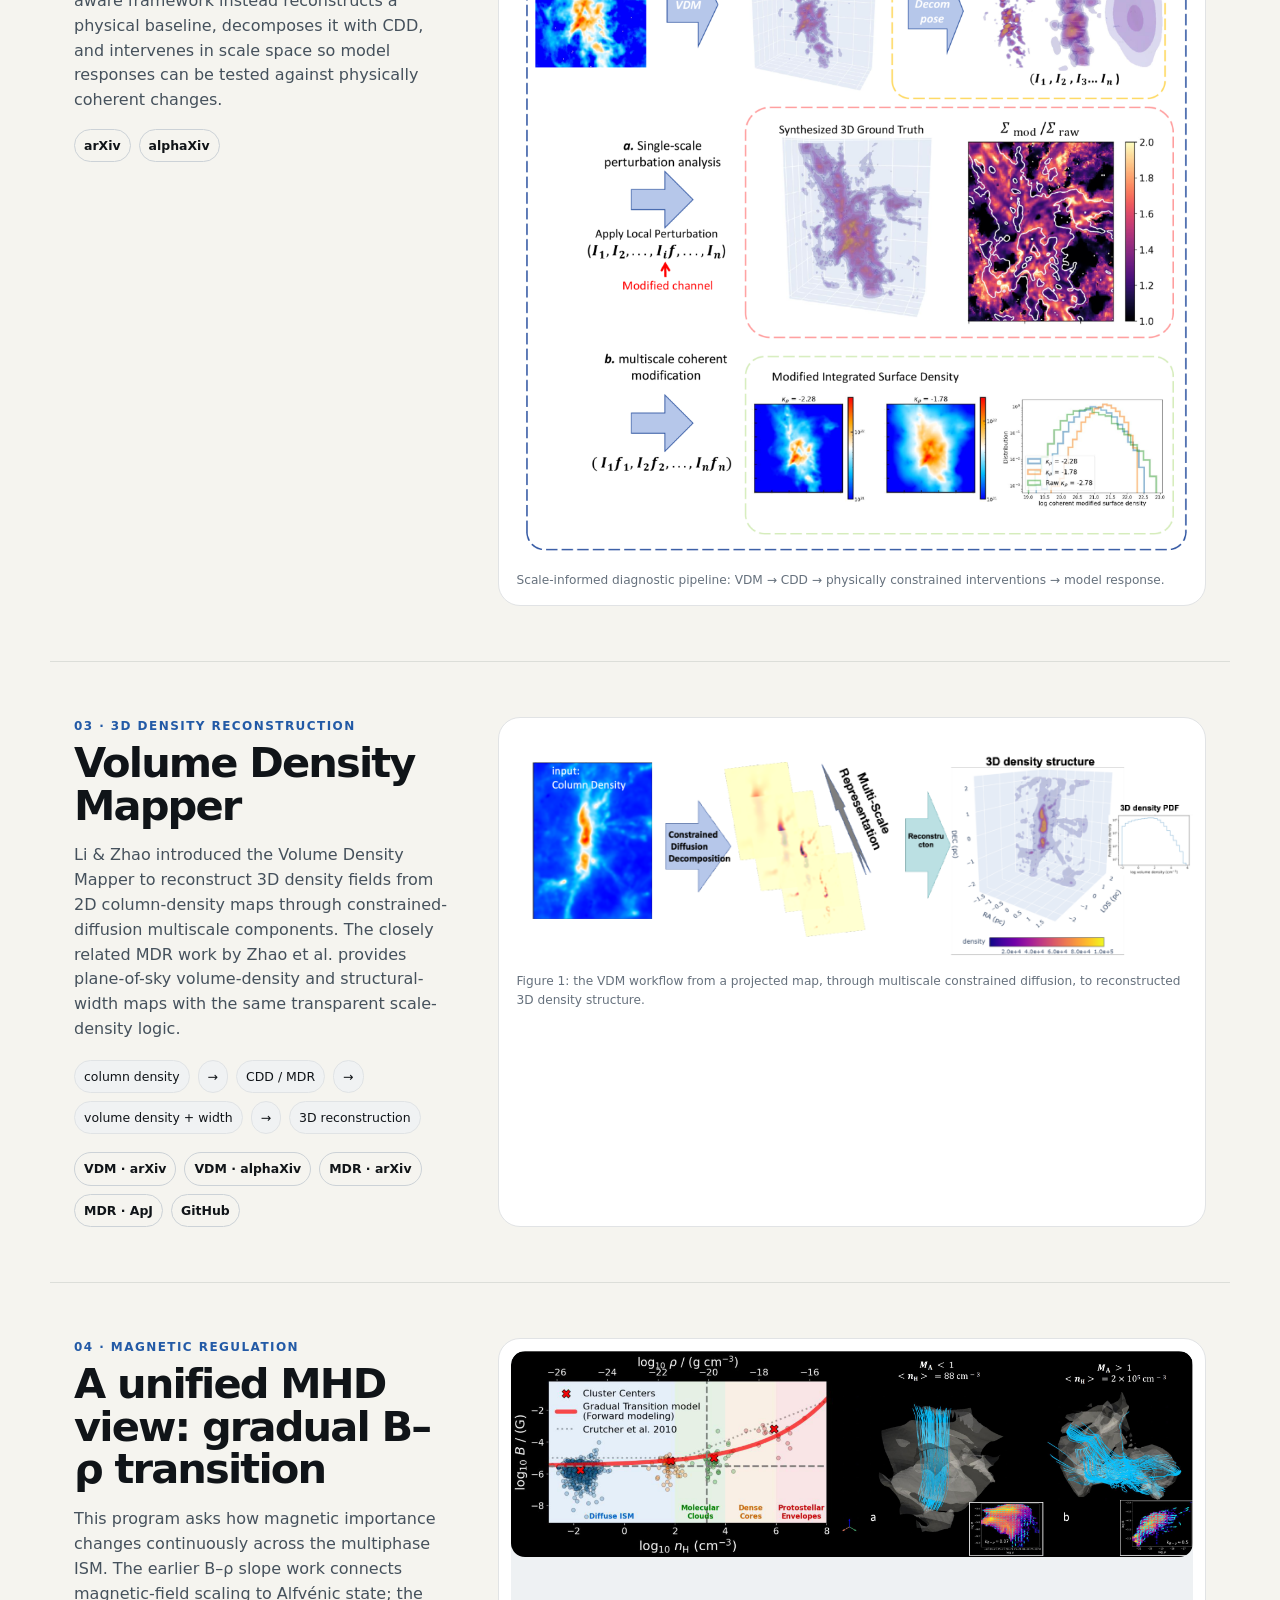
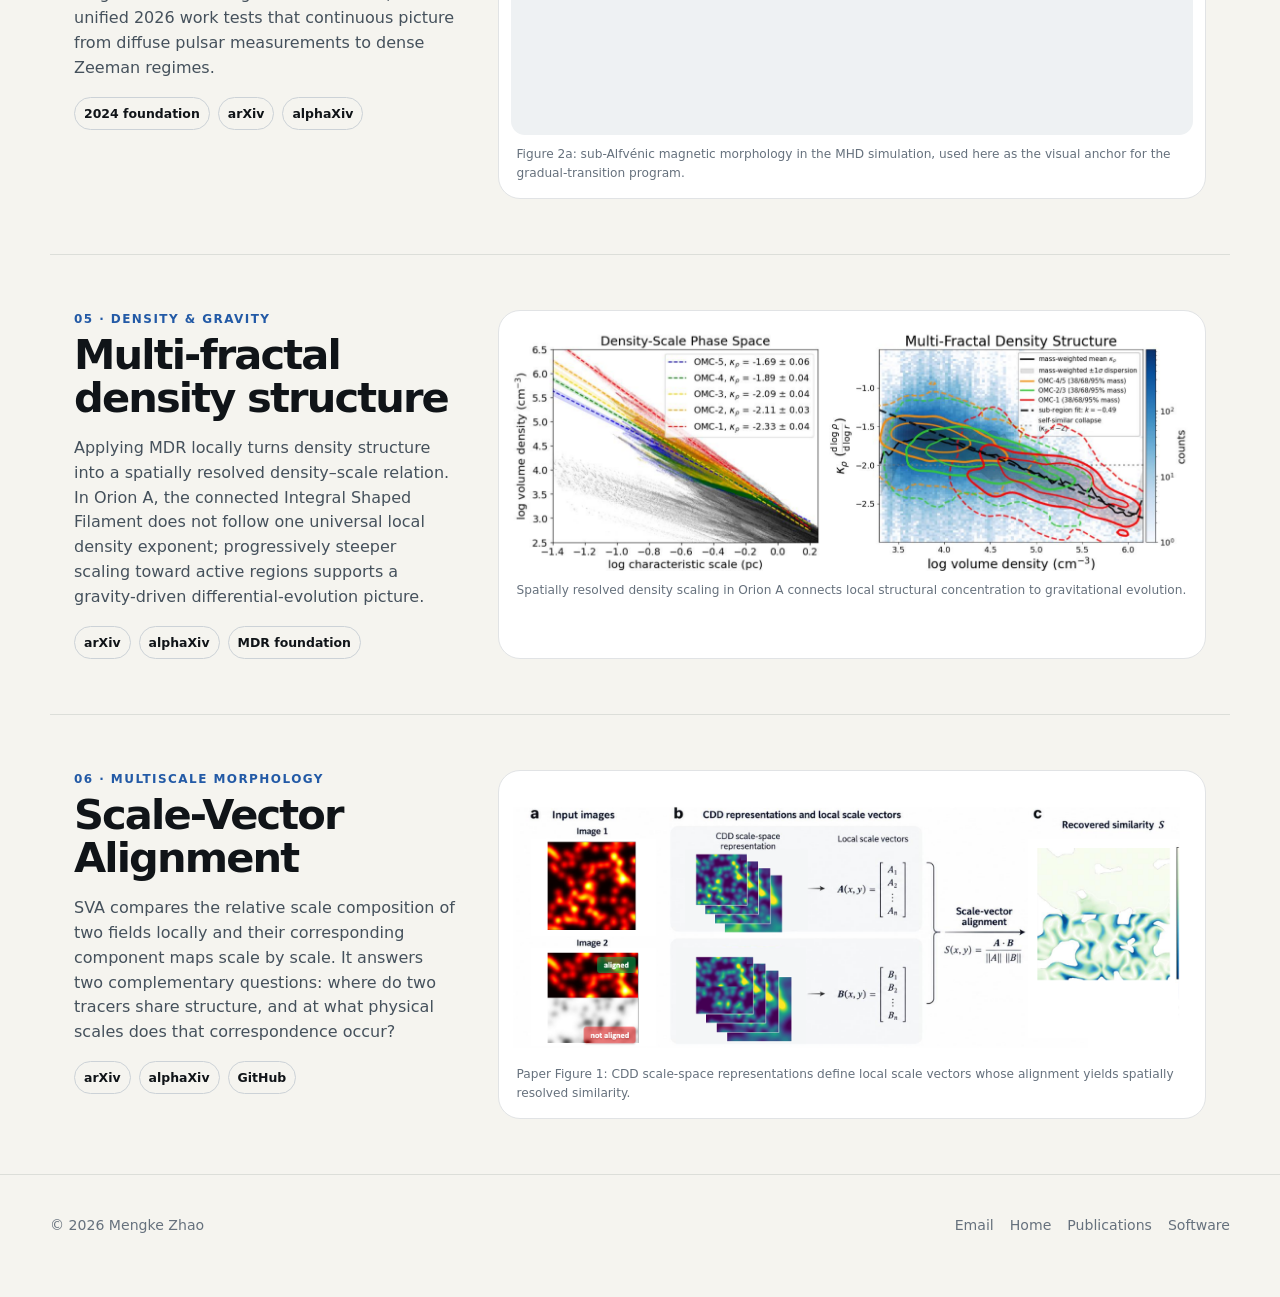
<file: research.html>
<!DOCTYPE html>

<html lang="en"><head><meta charset="utf-8"/><meta content="width=device-width,initial-scale=1" name="viewport"/><title>Research — Mengke Zhao</title><link href="assets/css/site.css" rel="stylesheet"/></head><body><header class="site-header"><div class="wrap nav"><a class="brand" href="index.html">MENGKE ZHAO</a><a href="research.html">Research</a><a href="publications.html">Publications</a><a href="software.html">Software</a><a class="pill" href="assets/cv/Mengke_Zhao_CV.pdf">CV</a></div></header><main><section class="page-hero"><div class="wrap"><div class="eyebrow">Research</div><h1>Multiscale structure as a window into nonlinear dynamics.</h1><p>I study how nonlinear multiphysics interactions generate structure across scales, and how those structures reveal the dynamical states of complex systems. The interstellar medium provides a natural laboratory, while MHD, turbulent fluids, multiscale reconstruction, scale-aware intervention, morphological comparison and representation learning provide complementary routes into the same problem.</p></div></section><section class="research-detail"><div class="research-row"><div><div class="smallcaps">01 · Representation learning</div><h2>ScaleAware-JEPA: toward physical world models</h2><p class="copy">ScaleAware-JEPA learns dense, label-free latent coordinates for continuous physical fields by making the field’s own multiscale hierarchy part of the predictive task. In the MHD application, density morphology alone produces a latent atlas that is systematically organized by post-training dynamical diagnostics. The broader direction is toward learned physical state spaces with world-model-like predictive structure.</p><div class="linkrow"><a class="mini" href="https://arxiv.org/abs/2606.29723" target="_blank">Framework · arXiv</a><a class="mini" href="https://www.alphaxiv.org/abs/2606.29723" target="_blank">Framework · alphaXiv</a><a class="mini" href="https://arxiv.org/abs/2609.36833" target="_blank">MHD application</a><a class="mini" href="https://www.alphaxiv.org/abs/2609.36833" target="_blank">Application · alphaXiv</a><a class="mini" href="https://github.com/gxli/SA-JEPA" target="_blank">GitHub</a></div></div><figure><img alt="ScaleAware-JEPA latent atlas and MHD dynamical diagnostics" decoding="async" loading="lazy" src="assets/images/papers/scaleaware-jepa-mhd-fig1.png"/><figcaption>Learned morphology coordinates organize physically distinct MHD dynamical neighborhoods.</figcaption></figure></div></section><section class="research-detail"><div class="research-row"><div><div class="smallcaps">02 · Scale-aware XAI</div><h2>Scale-Aware XAI framework</h2><p class="copy">Standard pixel perturbations can leave the manifold of physically valid states. The scale-aware framework instead reconstructs a physical baseline, decomposes it with CDD, and intervenes in scale space so model responses can be tested against physically coherent changes.</p><div class="linkrow"><a class="mini" href="https://arxiv.org/abs/2605.00510" target="_blank">arXiv</a><a class="mini" href="https://www.alphaxiv.org/abs/2605.00510" target="_blank">alphaXiv</a></div></div><figure><img alt="Scale-Aware XAI framework" decoding="async" loading="lazy" src="assets/images/papers/scale-aware-xai-fig1.png"/><figcaption>Scale-informed diagnostic pipeline: VDM → CDD → physically constrained interventions → model response.</figcaption></figure></div></section><section class="research-detail"><div class="research-row"><div><div class="smallcaps">03 · 3D density reconstruction</div><h2>Volume Density Mapper</h2><p class="copy">Li &amp; Zhao introduced the Volume Density Mapper to reconstruct 3D density fields from 2D column-density maps through constrained-diffusion multiscale components. The closely related MDR work by Zhao et al. provides plane-of-sky volume-density and structural-width maps with the same transparent scale-density logic.</p><div class="flow"><span>column density</span><span>→</span><span>CDD / MDR</span><span>→</span><span>volume density + width</span><span>→</span><span>3D reconstruction</span></div><div class="linkrow"><a class="mini" href="https://arxiv.org/abs/2509.17369" target="_blank">VDM · arXiv</a><a class="mini" href="https://www.alphaxiv.org/abs/2509.17369" target="_blank">VDM · alphaXiv</a><a class="mini" href="https://arxiv.org/abs/2508.01130" target="_blank">MDR · arXiv</a><a class="mini" href="https://doi.org/10.3847/1538-4357/ae3377" target="_blank">MDR · ApJ</a><a class="mini" href="https://github.com/gxli/volume-density-mapper" target="_blank">GitHub</a></div></div><figure><img alt="Volume Density Mapper Figure 1 workflow" decoding="async" loading="lazy" src="assets/images/papers/volume-density-mapper-fig1.png"/><figcaption>Figure 1: the VDM workflow from a projected map, through multiscale constrained diffusion, to reconstructed 3D density structure.</figcaption></figure></div></section><section class="research-detail"><div class="research-row"><div><div class="smallcaps">04 · Magnetic regulation</div><h2>A unified MHD view: gradual B–ρ transition</h2><p class="copy">This program asks how magnetic importance changes continuously across the multiphase ISM. The earlier B–ρ slope work connects magnetic-field scaling to Alfvénic state; the unified 2026 work tests that continuous picture from diffuse pulsar measurements to dense Zeeman regimes.</p><div class="linkrow"><a class="mini" href="https://arxiv.org/abs/2409.02786" target="_blank">2024 foundation</a><a class="mini" href="https://arxiv.org/abs/2609.06900" target="_blank">arXiv</a><a class="mini" href="https://www.alphaxiv.org/abs/2609.06900" target="_blank">alphaXiv</a></div></div><figure class="figure-crop-left"><div class="research-figure-media crop-left-panel"><img alt="Unified MHD Figure 2a" decoding="async" loading="lazy" src="assets/images/papers/unified-mhd-fig2a.png"/></div><figcaption>Figure 2a: sub-Alfvénic magnetic morphology in the MHD simulation, used here as the visual anchor for the gradual-transition program.</figcaption></figure></div></section><section class="research-detail"><div class="research-row"><div><div class="smallcaps">05 · Density &amp; gravity</div><h2>Multi-fractal density structure</h2><p class="copy">Applying MDR locally turns density structure into a spatially resolved density–scale relation. In Orion A, the connected Integral Shaped Filament does not follow one universal local density exponent; progressively steeper scaling toward active regions supports a gravity-driven differential-evolution picture.</p><div class="linkrow"><a class="mini" href="https://arxiv.org/abs/2609.24319" target="_blank">arXiv</a><a class="mini" href="https://www.alphaxiv.org/abs/2609.24319" target="_blank">alphaXiv</a><a class="mini" href="https://arxiv.org/abs/2508.01130" target="_blank">MDR foundation</a></div></div><figure><img alt="Orion A multi-fractal density structure Figure 1" decoding="async" loading="lazy" src="assets/images/papers/multi-fractal-orion-a-fig1.png"/><figcaption>Spatially resolved density scaling in Orion A connects local structural concentration to gravitational evolution.</figcaption></figure></div></section><section class="research-detail"><div class="research-row"><div><div class="smallcaps">06 · Multiscale morphology</div><h2>Scale-Vector Alignment</h2><p class="copy">SVA compares the relative scale composition of two fields locally and their corresponding component maps scale by scale. It answers two complementary questions: where do two tracers share structure, and at what physical scales does that correspondence occur?</p><div class="linkrow"><a class="mini" href="https://arxiv.org/abs/2609.24304" target="_blank">arXiv</a><a class="mini" href="https://www.alphaxiv.org/abs/2609.24304" target="_blank">alphaXiv</a><a class="mini" href="https://github.com/meng-ke/Scale-Vector-Alignment" target="_blank">GitHub</a></div></div><figure><img alt="Scale-Vector Alignment Figure 1" decoding="async" loading="lazy" src="assets/images/papers/scale-vector-alignment-fig1.png"/><figcaption>Paper Figure 1: CDD scale-space representations define local scale vectors whose alignment yields spatially resolved similarity.</figcaption></figure></div></section>
</main><footer><div class="wrap foot"><span>© <span data-year=""></span> Mengke Zhao</span><div class="footlinks"><a href="mailto:mkzhao@nju.edu.cn">Email</a><a href="index.html">Home</a><a href="publications.html">Publications</a><a href="software.html">Software</a></div></div></footer><script src="assets/js/site.js"></script></body></html>
</file>
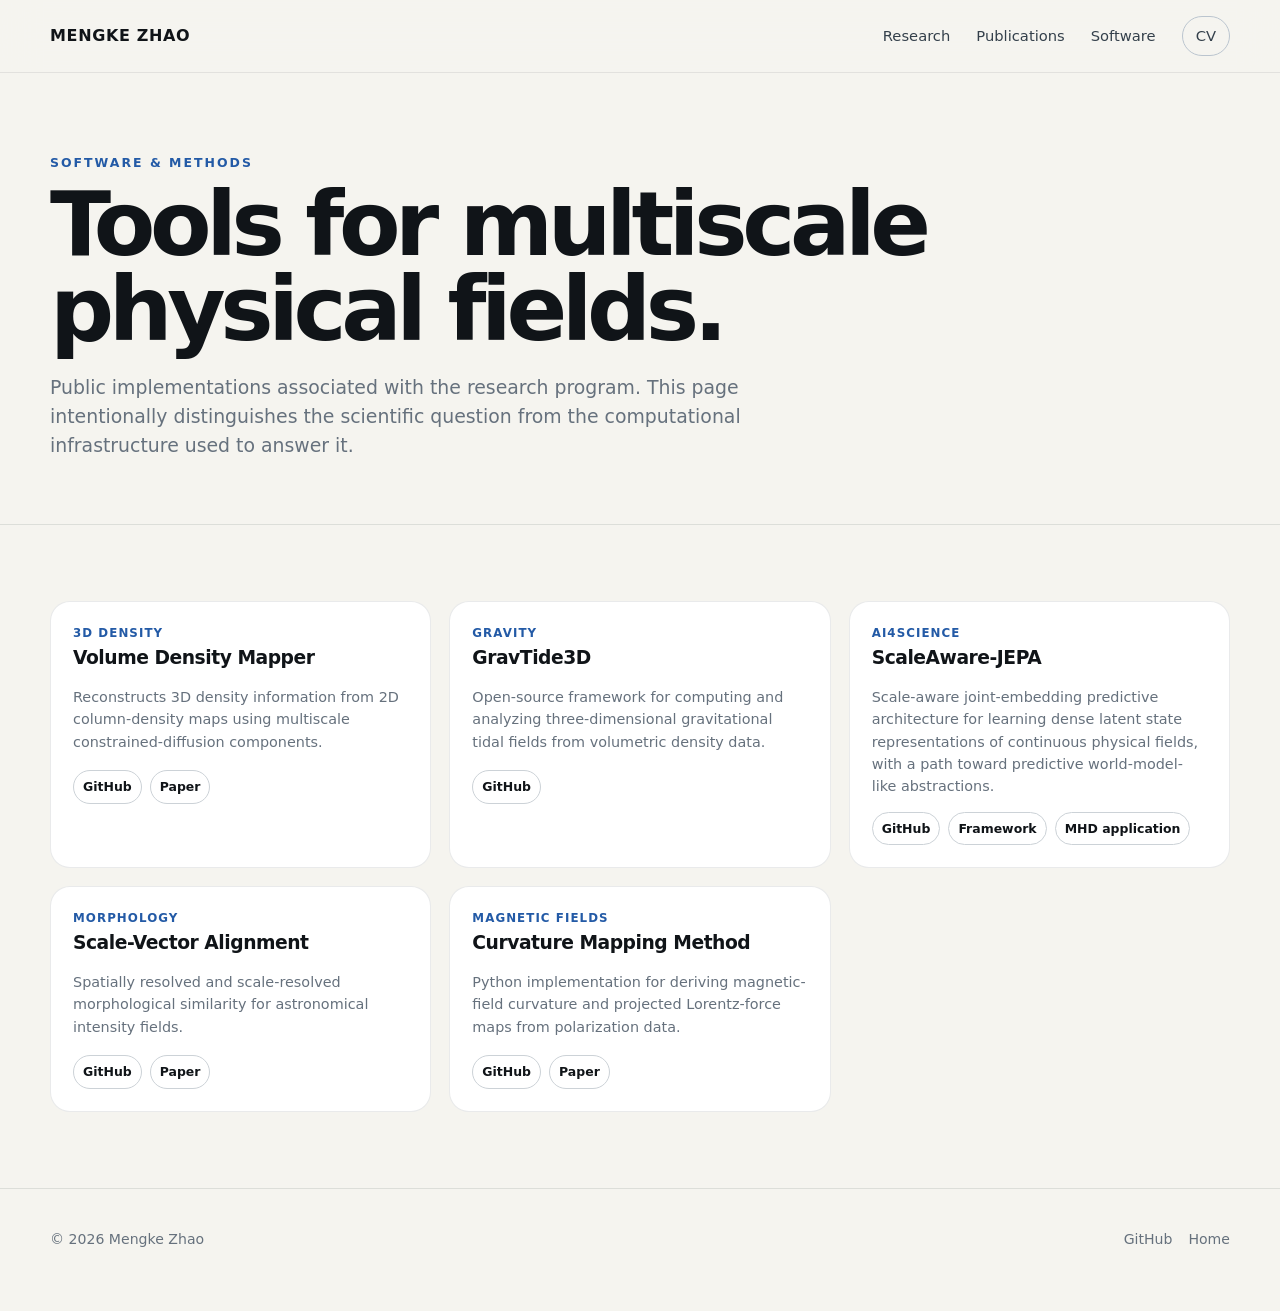
<file: software.html>
<!DOCTYPE html>
<html lang="en"><head><meta charset="utf-8"/><meta content="width=device-width,initial-scale=1" name="viewport"/><title>Software — Mengke Zhao</title><link href="assets/css/site.css" rel="stylesheet"/></head><body><header class="site-header"><div class="wrap nav"><a class="brand" href="index.html">MENGKE ZHAO</a><a href="research.html">Research</a><a href="publications.html">Publications</a><a href="software.html">Software</a><a class="pill" href="assets/cv/Mengke_Zhao_CV.pdf">CV</a></div></header><main><section class="page-hero"><div class="wrap"><div class="eyebrow">Software &amp; methods</div><h1>Tools for multiscale physical fields.</h1><p>Public implementations associated with the research program. This page intentionally distinguishes the scientific question from the computational infrastructure used to answer it.</p></div></section><section class="section"><div class="wrap"><div class="software-grid">
<article class="software"><div class="tag">3D density</div><h3>Volume Density Mapper</h3><p>Reconstructs 3D density information from 2D column-density maps using multiscale constrained-diffusion components.</p><div class="linkrow"><a class="mini" href="https://github.com/gxli/volume-density-mapper" target="_blank">GitHub</a><a class="mini" href="https://arxiv.org/abs/2509.17369" target="_blank">Paper</a></div></article>
<article class="software"><div class="tag">Gravity</div><h3>GravTide3D</h3><p>Open-source framework for computing and analyzing three-dimensional gravitational tidal fields from volumetric density data.</p><div class="linkrow"><a class="mini" href="https://github.com/meng-ke/GravTide3D" target="_blank" rel="noopener">GitHub</a></div></article>
<article class="software"><div class="tag">AI4Science</div><h3>ScaleAware-JEPA</h3><p>Scale-aware joint-embedding predictive architecture for learning dense latent state representations of continuous physical fields, with a path toward predictive world-model-like abstractions.</p><div class="linkrow"><a class="mini" href="https://github.com/gxli/SA-JEPA" target="_blank">GitHub</a><a class="mini" href="https://arxiv.org/abs/2606.29723" target="_blank">Framework</a><a class="mini" href="https://arxiv.org/abs/2609.36833" target="_blank">MHD application</a></div></article>
<article class="software"><div class="tag">Morphology</div><h3>Scale-Vector Alignment</h3><p>Spatially resolved and scale-resolved morphological similarity for astronomical intensity fields.</p><div class="linkrow"><a class="mini" href="https://github.com/meng-ke/Scale-Vector-Alignment" target="_blank">GitHub</a><a class="mini" href="https://arxiv.org/abs/2609.24304" target="_blank">Paper</a></div></article>
<article class="software"><div class="tag">Magnetic fields</div><h3>Curvature Mapping Method</h3><p>Python implementation for deriving magnetic-field curvature and projected Lorentz-force maps from polarization data.</p><div class="linkrow"><a class="mini" href="https://github.com/meng-ke/curvature-mapping-method" target="_blank">GitHub</a><a class="mini" href="https://arxiv.org/abs/2408.09690" target="_blank">Paper</a></div></article>
</div></div></section></main><footer><div class="wrap foot"><span>© <span data-year=""></span> Mengke Zhao</span><div class="footlinks"><a href="https://github.com/meng-ke" target="_blank">GitHub</a><a href="index.html">Home</a></div></div></footer><script src="assets/js/site.js"></script></body></html>
</file>
<file: assets/css/site.css>
:root{
  --bg:#f5f4ef; --paper:#fff; --ink:#101418; --muted:#66717d; --line:#dcded9;
  --accent:#235aa6; --accent-soft:#e8eff9; --dark:#0b1724; --radius:24px;
  --shadow:0 14px 40px rgba(15,23,42,.08); --max:1180px;
}
*{box-sizing:border-box} html{scroll-behavior:smooth} body{margin:0;background:var(--bg);color:var(--ink);font-family:Inter,ui-sans-serif,system-ui,-apple-system,BlinkMacSystemFont,"Segoe UI",sans-serif;line-height:1.55;-webkit-font-smoothing:antialiased}
a{color:inherit;text-decoration:none} img{display:block;max-width:100%} button{font:inherit}
.wrap{width:min(calc(100% - 40px),var(--max));margin:auto}.site-header{position:sticky;top:0;z-index:40;background:rgba(245,244,239,.88);backdrop-filter:blur(18px);border-bottom:1px solid rgba(16,20,24,.08)}
.nav{min-height:72px;display:flex;align-items:center;gap:26px}.brand{font-weight:800;letter-spacing:.04em;margin-right:auto}.nav a:not(.brand){font-size:.92rem;color:#34404b}.nav a:hover{color:var(--accent)}.nav .pill{border:1px solid #bac4ce;border-radius:999px;padding:8px 13px}
.hero{padding:94px 0 70px}.eyebrow{font-size:.78rem;letter-spacing:.16em;text-transform:uppercase;color:var(--accent);font-weight:800}.hero-grid{display:grid;grid-template-columns:1.05fr .95fr;gap:70px;align-items:center}.hero h1{font-size:clamp(3.2rem,7vw,6.7rem);line-height:.91;letter-spacing:-.065em;margin:13px 0 24px;font-weight:760}.hero .lead{font-size:clamp(1.25rem,2.1vw,1.75rem);line-height:1.35;max-width:760px;letter-spacing:-.02em}.hero .sub{color:var(--muted);font-size:1.02rem;max-width:700px;margin:20px 0 30px}.actions{display:flex;flex-wrap:wrap;gap:10px}.btn{display:inline-flex;align-items:center;gap:8px;border:1px solid #bfc6cd;border-radius:999px;padding:10px 16px;font-weight:650;font-size:.92rem;background:rgba(255,255,255,.45)}.btn.primary{background:var(--ink);color:white;border-color:var(--ink)}.btn:hover{transform:translateY(-1px)}
.hero-visual{background:var(--dark);border-radius:30px;overflow:hidden;box-shadow:var(--shadow);min-height:490px;position:relative}.hero-visual img{width:100%;height:100%;min-height:490px;object-fit:contain;object-position:center;background:#05080b}.hero-visual:after{content:"";position:absolute;inset:0;background:linear-gradient(180deg,transparent 55%,rgba(0,0,0,.52))}.hero-caption{position:absolute;z-index:2;left:24px;right:24px;bottom:20px;color:white;font-size:.83rem;display:flex;justify-content:space-between;gap:16px}.hero-caption span:last-child{opacity:.72}
.section{padding:76px 0;border-top:1px solid var(--line)}.section-head{display:grid;grid-template-columns:.34fr .66fr;gap:40px;margin-bottom:34px}.section h2{font-size:clamp(2.1rem,4vw,3.6rem);line-height:1;letter-spacing:-.045em;margin:0}.section-intro{font-size:1.12rem;color:#3d4750;max-width:760px}
.program-grid{display:grid;grid-template-columns:1fr 1fr;gap:22px}.program{background:var(--paper);border:1px solid rgba(15,23,42,.09);border-radius:var(--radius);overflow:hidden;box-shadow:0 4px 18px rgba(15,23,42,.03)}.program-media{aspect-ratio:16/9;background:#dfe5eb;overflow:hidden;position:relative}.program-media img{width:100%;height:100%;object-fit:cover;transition:transform .5s ease}.program:hover .program-media img{transform:scale(1.015)}.program-body{padding:25px 25px 27px}.num{font-variant-numeric:tabular-nums;color:var(--accent);font-size:.78rem;font-weight:800;letter-spacing:.12em}.program h3{font-size:1.7rem;line-height:1.08;letter-spacing:-.035em;margin:8px 0 12px}.program p{color:var(--muted);margin:0 0 18px}.flow{display:flex;gap:8px;flex-wrap:wrap;margin:18px 0}.flow span{font-size:.78rem;background:#f0f2f3;border:1px solid #e0e3e5;border-radius:999px;padding:6px 9px}.linkrow{display:flex;flex-wrap:wrap;gap:8px}.mini{font-size:.78rem;font-weight:750;border:1px solid #ccd2d7;border-radius:999px;padding:6px 9px}.mini:hover{background:var(--accent-soft);border-color:#a9bfdf;color:#133e79}
.method-band{background:var(--dark);color:#e8eef5;border-radius:30px;padding:42px;display:grid;grid-template-columns:.8fr 1.2fr;gap:48px}.method-band h3{font-size:2.5rem;line-height:1.03;letter-spacing:-.04em;margin:0 0 14px}.method-band p{color:#9db0c5;margin:0}.method-map{display:grid;grid-template-columns:repeat(5,1fr);align-items:center;gap:10px}.method-node{background:#11283a;border:1px solid #26445b;border-radius:18px;padding:18px 13px;min-height:108px;display:grid;place-items:center;text-align:center;font-size:.86rem}.arrow{text-align:center;color:#5b7b96;font-size:1.3rem}
.pub-list{border-top:1px solid var(--line)}.pub{display:grid;grid-template-columns:100px 1fr auto;gap:20px;padding:23px 0;border-bottom:1px solid var(--line);align-items:start}.year{font-weight:800;color:var(--accent)}.pub-title{font-weight:750;font-size:1.05rem;line-height:1.35}.pub-meta{font-size:.88rem;color:var(--muted);margin-top:5px}.pub-links{display:flex;gap:7px;flex-wrap:wrap;justify-content:flex-end}
.software-grid{display:grid;grid-template-columns:repeat(3,1fr);gap:18px}.software{background:white;border:1px solid rgba(15,23,42,.09);border-radius:20px;padding:22px}.software h3{margin:0 0 8px;letter-spacing:-.025em}.software p{font-size:.9rem;color:var(--muted);min-height:70px}.software .tag{font-size:.74rem;color:var(--accent);font-weight:800;text-transform:uppercase;letter-spacing:.09em}
.about{display:grid;grid-template-columns:1fr 1fr;gap:50px}.about p{font-size:1.08rem;color:#3f4a55}.about-card{background:#fff;border-radius:24px;border:1px solid #dedfdb;padding:25px}.stat{display:flex;justify-content:space-between;padding:12px 0;border-bottom:1px solid #ecece8}.stat:last-child{border:0}.stat span:first-child{color:var(--muted)}
footer{padding:40px 0 60px;border-top:1px solid var(--line);color:var(--muted);font-size:.88rem}.foot{display:flex;gap:20px;justify-content:space-between;align-items:center;flex-wrap:wrap}.footlinks{display:flex;gap:16px;flex-wrap:wrap}
.page-hero{padding:80px 0 45px}.page-hero h1{font-size:clamp(3rem,7vw,6rem);line-height:.95;letter-spacing:-.06em;margin:10px 0 20px}.page-hero p{max-width:760px;font-size:1.18rem;color:var(--muted)}.research-detail{padding:0}.research-row{max-width:var(--max);margin:0 auto;padding:55px 24px;border-top:1px solid var(--line);display:grid;grid-template-columns:.7fr 1.3fr;gap:42px}.research-row h2{font-size:2.6rem;line-height:1.03;letter-spacing:-.045em;margin:6px 0 16px}.research-row .copy{color:#45515c}.research-row figure{margin:0;background:white;padding:12px;border-radius:22px;border:1px solid #e1e3e5}.research-row figcaption{font-size:.76rem;color:var(--muted);padding:10px 6px 3px}
.notice{background:#fff4cf;border:1px solid #ead999;border-radius:15px;padding:13px 15px;color:#6e5720;font-size:.86rem;margin:20px 0}.smallcaps{font-size:.75rem;text-transform:uppercase;letter-spacing:.12em;color:var(--accent);font-weight:800}
@media(max-width:900px){.nav a:not(.brand):not(.pill){display:none}.hero{padding-top:62px}.hero-grid,.section-head,.method-band,.about,.research-row{grid-template-columns:1fr}.hero-visual{min-height:340px}.hero-visual img{min-height:340px}.program-grid{grid-template-columns:1fr}.method-map{grid-template-columns:1fr}.arrow{transform:rotate(90deg)}.software-grid{grid-template-columns:1fr 1fr}.pub{grid-template-columns:75px 1fr}.pub-links{grid-column:2;justify-content:flex-start}.section{padding:58px 0}}
@media(max-width:620px){.wrap{width:min(calc(100% - 28px),var(--max))}.hero h1{font-size:3.5rem}.software-grid{grid-template-columns:1fr}.method-band{padding:28px}.program-body{padding:20px}.hero-caption{font-size:.73rem}.nav{min-height:64px}.pub{grid-template-columns:1fr}.year,.pub-links{grid-column:auto}}

.research-row figure img{width:100%;height:auto;display:block;border-radius:14px}.program-card img.figure-contain{object-fit:contain;background:#fff}

/* v2.1 research layout refinements */
.program-grid-featured{grid-template-columns:1fr 1fr;margin-bottom:22px}.program-grid-compact{grid-template-columns:repeat(3,1fr)}.program.compact h3{font-size:1.42rem}.program.compact .program-body{padding:22px}.program.compact p{font-size:.93rem}.program.compact .program-media{aspect-ratio:4/3}.program.featured .program-media{aspect-ratio:16/9}.program-media.figure-contain img{object-fit:contain;background:#fff;padding:10px}
.crop-left-panel{overflow:hidden}.crop-left-panel img{width:200%;max-width:none;height:100%;object-fit:cover;object-position:left center}.image-missing{display:grid;place-items:center;background:linear-gradient(135deg,#e8edf2,#f8fafb)}.image-missing:before{content:"Research figure";font-weight:750;letter-spacing:.08em;text-transform:uppercase;color:#778491;font-size:.75rem}
.hero-paper{display:block}.hero-visual.hero-paper{background:#fff}.hero-visual.hero-paper img{object-fit:contain;background:#fff;padding:18px}.hero-visual.hero-paper:after{background:linear-gradient(180deg,transparent 66%,rgba(4,14,24,.78))}
.about-with-photo{grid-template-columns:1.15fr .55fr .9fr;align-items:stretch}.portrait-slot{min-height:320px;border-radius:24px;border:1px dashed #b9c2ca;background:linear-gradient(160deg,#e7ebee,#f8f8f5);display:flex;flex-direction:column;align-items:center;justify-content:center;text-align:center;padding:28px;color:#6b7782}.portrait-slot strong{display:block;color:#2d3943;margin-top:16px}.portrait-slot span{display:block;font-size:.82rem;margin-top:5px;max-width:180px}.portrait-initials{width:108px;height:108px;border-radius:50%;display:grid;place-items:center;background:#fff;border:1px solid #cfd6dc;color:#334252;font-size:2rem;font-weight:800;letter-spacing:.06em}.research-figure-media{border-radius:14px;overflow:hidden;aspect-ratio:16/9;background:#eef1f3}.research-figure-media img{width:100%;height:100%;object-fit:cover}.figure-crop-left{overflow:hidden}
@media(max-width:1050px){.program-grid-compact{grid-template-columns:1fr 1fr}.about-with-photo{grid-template-columns:1fr 1fr}.about-with-photo>div:first-child{grid-column:1/-1}}
@media(max-width:900px){.program-grid-featured,.program-grid-compact{grid-template-columns:1fr}.about-with-photo{grid-template-columns:1fr}.about-with-photo>div:first-child{grid-column:auto}.portrait-slot{min-height:260px}.crop-left-panel img{width:190%}}

/* v2.2 — portrait-led hero + two-column / three-row research grid */
.hero-with-portrait{grid-template-columns:1.2fr .58fr;align-items:center}
.portrait-hero{min-height:470px;box-shadow:var(--shadow);border-style:solid;background:linear-gradient(155deg,#e4e9ed,#f7f7f3)}
.hero-contact{display:flex;flex-wrap:wrap;gap:8px;margin-top:20px;color:var(--muted);font-size:.9rem}
.hero-contact a:hover{color:var(--accent)}
.program-grid-six{grid-template-columns:1fr 1fr;gap:24px}
.program-grid-six .program-media{aspect-ratio:16/9}
.program-grid-six .program h3{font-size:1.62rem}
.program-grid-six .program-body{padding:24px 25px 27px}
.program-grid-six .program p{font-size:.95rem}
.vdm-workflow img{object-fit:contain;background:#fff;padding:12px}
@media(max-width:900px){.hero-with-portrait,.program-grid-six{grid-template-columns:1fr}.portrait-hero{min-height:320px;max-width:560px;width:100%}.hero-contact{font-size:.84rem}}

/* v2.3 — exact paper assets + publication filtering */
.program-media img,.research-figure-media img,.research-detail figure>img{display:block}
.program-media.figure-contain img{max-width:100%;max-height:100%}
.program-media.vdm-workflow img{padding:0;object-fit:contain}
.program-media.multifractal-media img{object-fit:contain;background:#fff;padding:4px}
.pub-filter-note{margin:0 0 20px;padding:12px 15px;border:1px solid #d9dee3;background:#f7f8f8;border-radius:12px;color:var(--muted);font-size:.9rem}
.pub-filter-note strong{color:var(--ink)}

/* Local portrait asset. Add assets/images/mengke-zhao.jpg to replace the fallback. */
.portrait-slot{position:relative;overflow:hidden}
.portrait-photo{position:absolute;inset:0;width:100%;height:100%;object-fit:cover;object-position:center 28%;z-index:2}
.portrait-fallback{position:relative;z-index:1;display:flex;flex-direction:column;align-items:center;justify-content:center}
.portrait-fallback strong{display:block;color:#2d3943;margin-top:16px}
.portrait-fallback span{display:block;font-size:.82rem;margin-top:5px;max-width:220px}
</file>
